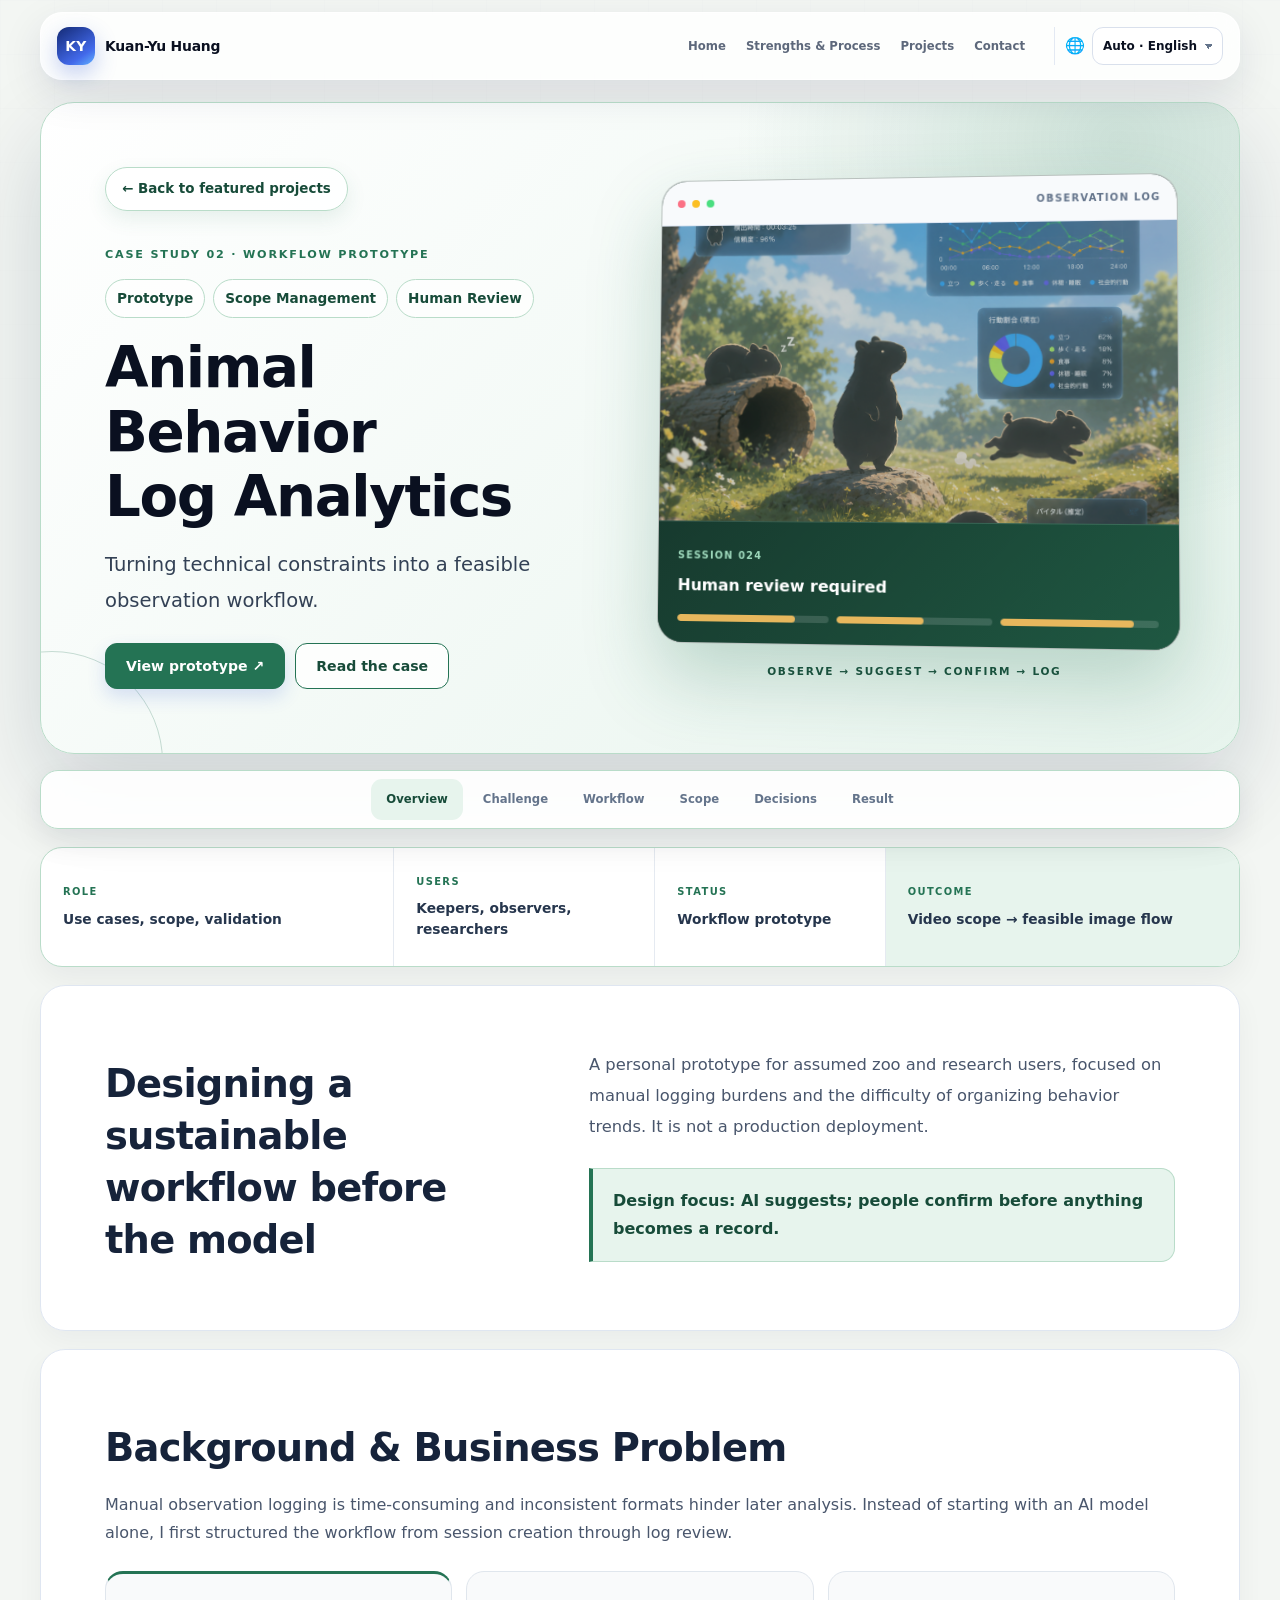
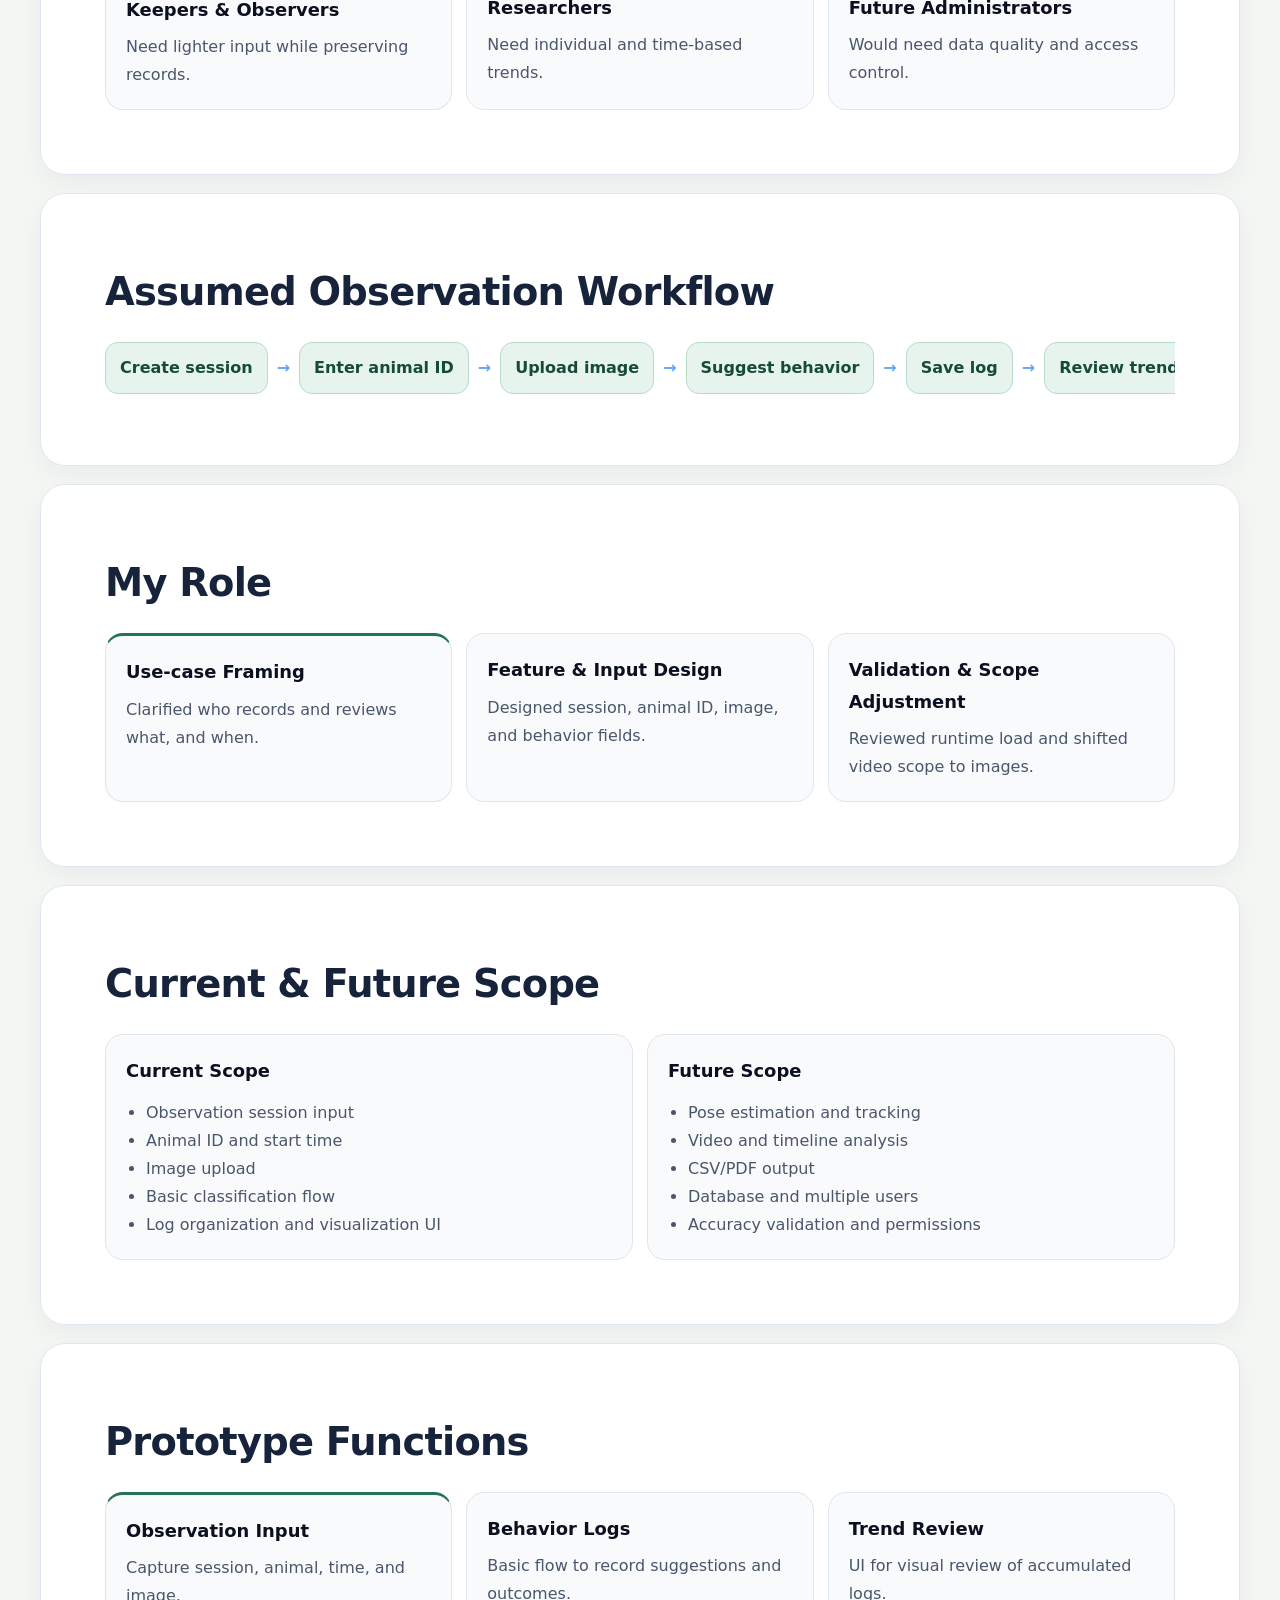
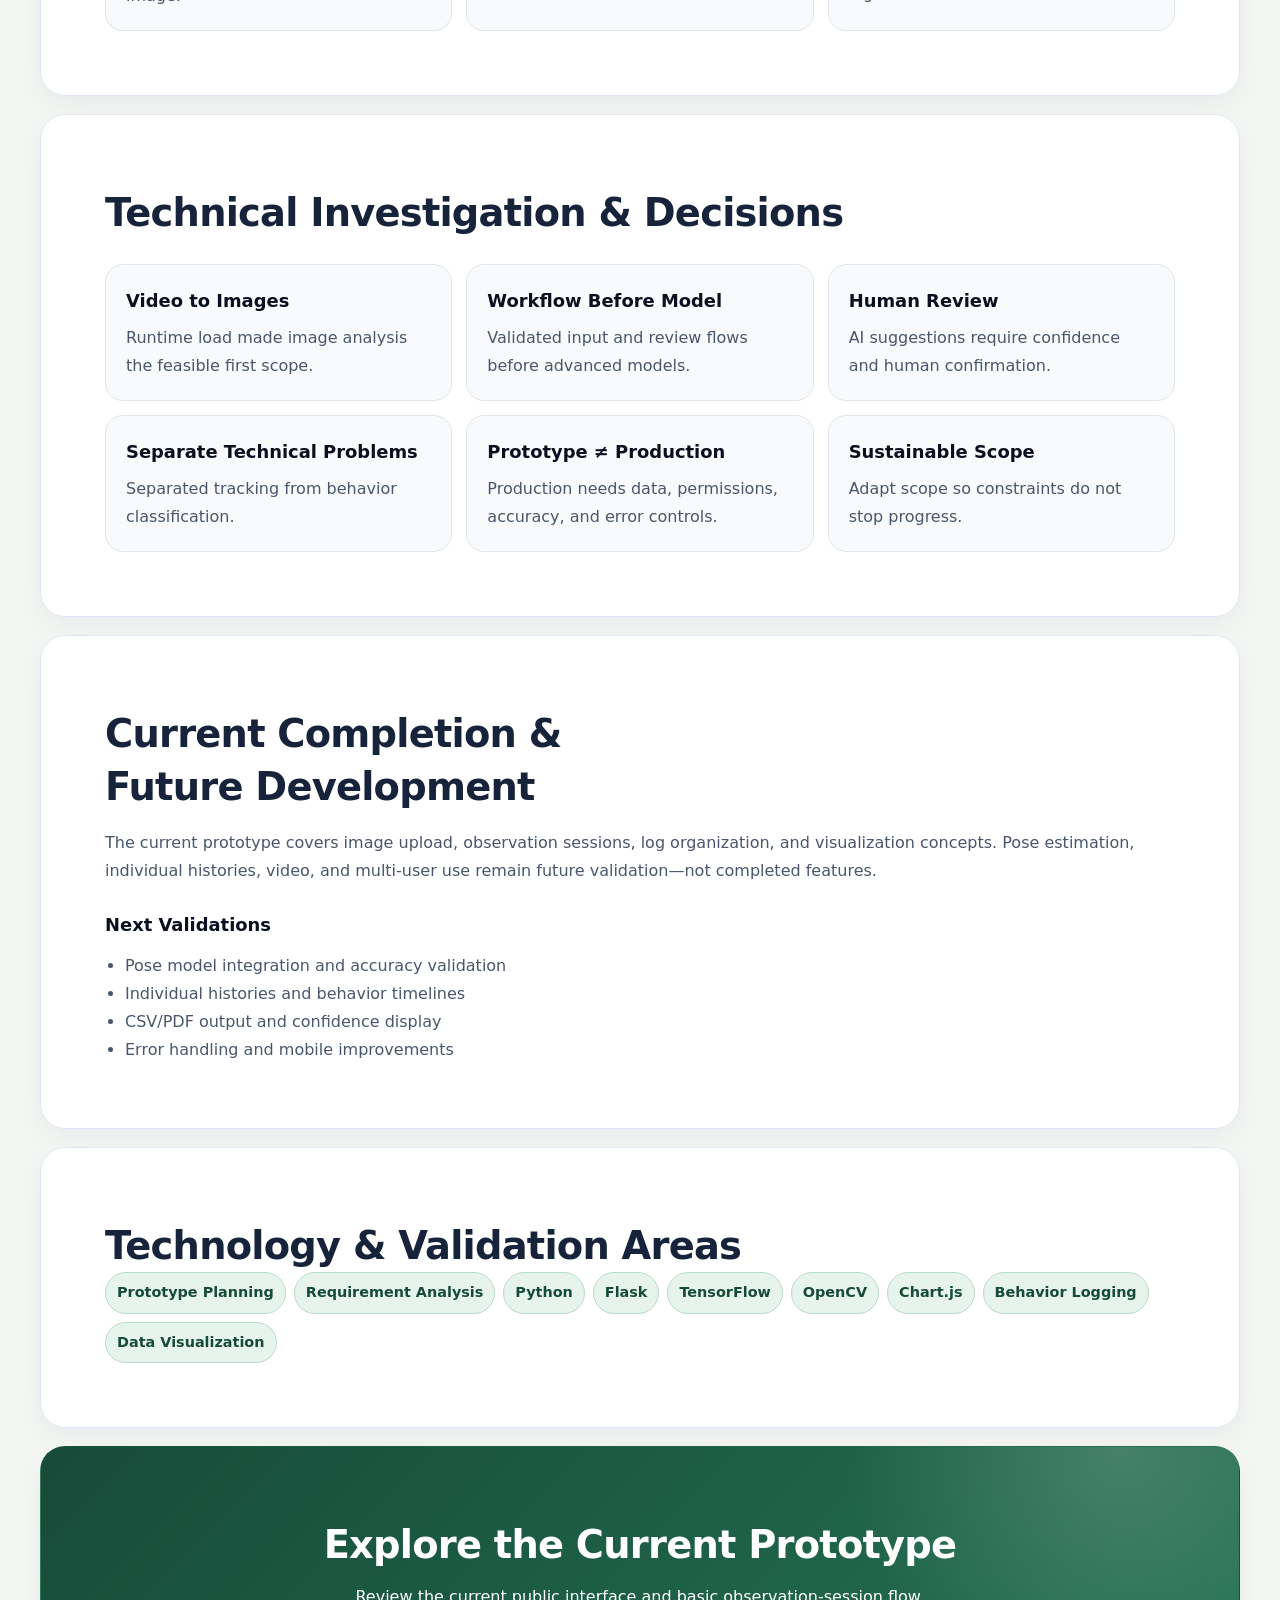
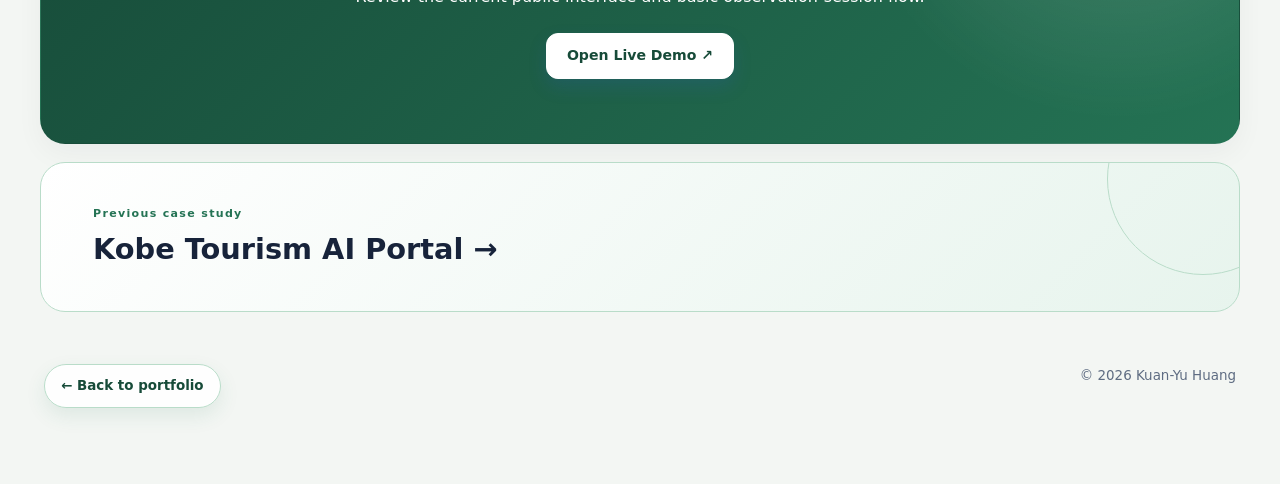
<file: projects/animal-behavior-analytics.html>
<!DOCTYPE html>
<html lang="ja" translate="no" class="notranslate"><head><meta charset="UTF-8">
    <meta name="google" content="notranslate"><meta name="viewport" content="width=device-width, initial-scale=1"><title>動物行動ログ分析・可視化システム｜プロジェクト詳細</title><meta name="description" content="観察業務の流れ、技術制約、現在と将来の範囲を整理した動物行動分析プロトタイプのプロジェクト詳細。"><link rel="canonical" href="https://kuanyu-10.github.io/portfolio-website/projects/animal-behavior-analytics.html"><meta property="og:type" content="article"><meta property="og:title" content="動物行動ログ分析・可視化システム｜Prototype"><meta property="og:description" content="技術制約を踏まえて範囲を調整し、観察業務フローを検証するプロトタイプ。"><link rel="stylesheet" href="../style.css"><script src="../language.js" defer></script><script src="../site.js" defer></script><script src="../back-to-top.js" defer></script></head>
<body class="detail-page case-study animal-case" data-title-ja="動物行動ログ分析・可視化システム｜プロジェクト詳細" data-title-zh="動物行為紀錄分析與視覺化系統｜專案詳情" data-title-en="Animal Behavior Log Analytics | Project Detail" data-description-ja="観察業務の流れ、技術制約、現在と将来の範囲を整理した動物行動分析プロトタイプのプロジェクト詳細。" data-description-zh="整理觀察業務流程、技術限制以及現在與未來範圍的動物行為分析原型專案詳情。" data-description-en="A prototype case study covering observation workflows, technical constraints, and current versus future scope.">
<nav class="site-nav" aria-label="Main navigation"><div class="nav-inner"><a class="nav-brand" href="../index.html"><span>KY</span><strong>Kuan-Yu Huang</strong></a><button class="menu-toggle" type="button" aria-expanded="false" aria-controls="nav-menu"><span class="visually-hidden" data-ja="メニューを開く" data-zh="開啟選單" data-en="Open menu">メニューを開く</span><span aria-hidden="true"></span><span aria-hidden="true"></span><span aria-hidden="true"></span></button><div class="nav-menu" id="nav-menu"><a href="../index.html" data-ja="ホーム" data-zh="首頁" data-en="Home">Home</a><a href="../index.html#strengths" data-ja="強みと進め方" data-zh="優勢與方法" data-en="Strengths &amp; Process">Strengths &amp; Process</a><a href="../index.html#projects" data-ja="プロジェクト" data-zh="專案" data-en="Projects">Projects</a><a href="../index.html#contact" data-ja="お問い合わせ" data-zh="聯絡" data-en="Contact">Contact</a></div><div class="language-control"><label for="language-select" class="visually-hidden" data-ja="表示言語" data-zh="顯示語言" data-en="Display language">表示言語</label><span aria-hidden="true">🌐</span><select id="language-select"><option value="auto">自動</option><option value="zh">中文</option><option value="en">English</option><option value="ja">日本語</option></select></div></div></nav>
<header class="detail-hero case-hero">
    <div class="case-hero-copy">
        <a class="breadcrumb" href="../index.html#projects" data-ja="← 代表プロジェクトへ戻る" data-zh="← 返回代表專案" data-en="← Back to featured projects">← 代表プロジェクトへ戻る</a>
        <p class="case-number">CASE STUDY 02 · WORKFLOW PROTOTYPE</p>
        <div class="detail-badges"><span>Prototype</span><span>Scope Management</span><span>Human Review</span></div>
        <h1 data-ja="動物行動ログ分析・可視化システム" data-zh="動物行為紀錄分析與視覺化系統" data-en="Animal Behavior Log Analytics">動物行動ログ分析・可視化システム</h1>
        <p class="detail-lead" data-ja="技術の制約を、止まる理由ではなく実行可能な観察フローへ。" data-zh="不讓技術限制成為停擺原因，而是轉化為可執行的觀察流程。" data-en="Turning technical constraints into a feasible observation workflow.">技術の制約を、止まる理由ではなく実行可能な観察フローへ。</p>
        <div class="project-actions"><a class="button" href="https://animal-behavior-analytics-2026.web.app/" target="_blank" rel="noopener noreferrer" data-ja="プロトタイプを見る ↗" data-zh="查看原型 ↗" data-en="View prototype ↗">プロトタイプを見る ↗</a><a class="button secondary" href="#story" data-ja="ケースを読む" data-zh="閱讀案例" data-en="Read the case">ケースを読む</a></div>
    </div>
    <div class="case-visual animal-visual">
        <div class="visual-window">
            <div class="window-bar"><i></i><i></i><i></i><span>OBSERVATION LOG</span></div>
            <img src="../images/project4-banner.png" alt="" aria-hidden="true">
            <div class="observation-overlay" aria-hidden="true"><span>SESSION 024</span><strong>Human review required</strong><div><i style="--score:78%"></i><i style="--score:56%"></i><i style="--score:84%"></i></div></div>
        </div>
        <p class="visual-caption">OBSERVE → SUGGEST → CONFIRM → LOG</p>
    </div>
</header>
<main class="detail-main">
<nav class="case-index" aria-label="Case study sections"><a href="#story" data-ja="概要" data-zh="概覽" data-en="Overview">概要</a><a href="#challenge" data-ja="課題" data-zh="挑戰" data-en="Challenge">課題</a><a href="#workflow" data-ja="フロー" data-zh="流程" data-en="Workflow">フロー</a><a href="#scope" data-ja="範囲" data-zh="範圍" data-en="Scope">範囲</a><a href="#decisions" data-ja="判断" data-zh="決策" data-en="Decisions">判断</a><a href="#result" data-ja="成果" data-zh="成果" data-en="Result">成果</a></nav>
<section class="case-glance" aria-label="Project at a glance"><article><span>ROLE</span><strong data-ja="利用場面・範囲・技術検証" data-zh="使用情境、範圍與技術驗證" data-en="Use cases, scope, validation">利用場面・範囲・技術検証</strong></article><article><span>USERS</span><strong data-ja="飼育員・観察者・研究担当" data-zh="飼育員、觀察者與研究人員" data-en="Keepers, observers, researchers">飼育員・観察者・研究担当</strong></article><article><span>STATUS</span><strong data-ja="業務フロー検証 Prototype" data-zh="業務流程驗證原型" data-en="Workflow prototype">業務フロー検証 Prototype</strong></article><article><span>OUTCOME</span><strong data-ja="動画から画像へ実行範囲を調整" data-zh="由影片調整為可執行的圖片分析" data-en="Video scope → feasible image flow">動画から画像へ実行範囲を調整</strong></article></section>
<section class="detail-section story-intro" id="story"><div class="story-heading"><h2 data-ja="モデルより先に、続けられる観察フローを設計" data-zh="在模型之前，先設計能持續使用的觀察流程" data-en="Designing a sustainable workflow before the model">モデルより先に、続けられる観察フローを設計</h2></div><div class="story-copy"><p data-ja="動物園や研究施設の観察担当者を想定し、手作業記録の負担と、個体別・時間帯別傾向を整理しにくい課題に着目した個人制作です。正式導入済みの製品ではありません。" data-zh="以動物園與研究機構觀察人員為假設使用者，聚焦手動紀錄負擔，以及難以整理個體與時段趨勢的問題。這是個人原型，並非正式導入產品。" data-en="A personal prototype for assumed zoo and research users, focused on manual logging burdens and the difficulty of organizing behavior trends. It is not a production deployment.">動物園や研究施設の観察担当者を想定し、手作業記録の負担と、個体別・時間帯別傾向を整理しにくい課題に着目した個人制作です。正式導入済みの製品ではありません。</p><blockquote data-ja="設計の焦点：AIの結果をそのまま採用せず、人が確認して記録へつなげること。" data-zh="設計焦點：不直接採用 AI 結果，而是由人員確認後再寫入紀錄。" data-en="Design focus: AI suggests; people confirm before anything becomes a record.">設計の焦点：AIの結果をそのまま採用せず、人が確認して記録へつなげること。</blockquote></div></section>
<section class="detail-section" id="challenge"><h2 data-ja="背景と業務課題" data-zh="背景與業務問題" data-en="Background & Business Problem">背景と業務課題</h2><p data-ja="観察記録を手作業で続けるには時間がかかり、記録形式が揃わないと後から比較・分析しにくくなります。そこでAIモデルだけを先に作るのではなく、観察セッションからログ確認までの業務フローを先に整理しました。" data-zh="持續以人工紀錄觀察結果耗時，格式不一致也會讓後續比較分析更困難。因此不是先做 AI 模型，而是先整理從觀察場次到紀錄確認的業務流程。" data-en="Manual observation logging is time-consuming and inconsistent formats hinder later analysis. Instead of starting with an AI model alone, I first structured the workflow from session creation through log review.">観察記録を手作業で続けるには時間がかかり、記録形式が揃わないと後から比較・分析しにくくなります。そこでAIモデルだけを先に作るのではなく、観察セッションからログ確認までの業務フローを先に整理しました。</p><div class="stakeholder-grid"><article><h3 data-ja="飼育・観察担当" data-zh="飼育與觀察人員" data-en="Keepers & Observers">飼育・観察担当</h3><p data-ja="入力負担を抑えながら記録を残したい。" data-zh="希望減少輸入負擔並保留紀錄。" data-en="Need lighter input while preserving records.">入力負担を抑えながら記録を残したい。</p></article><article><h3 data-ja="研究担当" data-zh="研究人員" data-en="Researchers">研究担当</h3><p data-ja="個体・時間帯ごとの傾向を確認したい。" data-zh="希望查看個體與時段趨勢。" data-en="Need individual and time-based trends.">個体・時間帯ごとの傾向を確認したい。</p></article><article><h3 data-ja="将来の管理者" data-zh="未來管理者" data-en="Future Administrators">将来の管理者</h3><p data-ja="データ品質と権限を管理する必要がある。" data-zh="需要管理資料品質與權限。" data-en="Would need data quality and access control.">データ品質と権限を管理する必要がある。</p></article></div></section>
<section class="detail-section workflow-section" id="workflow"><h2 data-ja="想定する観察フロー" data-zh="假設觀察流程" data-en="Assumed Observation Workflow">想定する観察フロー</h2><div class="flow-row"><span data-ja="セッション作成" data-zh="建立場次" data-en="Create session">セッション作成</span><b>→</b><span data-ja="個体情報入力" data-zh="輸入個體資料" data-en="Enter animal ID">個体情報入力</span><b>→</b><span data-ja="画像登録" data-zh="登錄圖片" data-en="Upload image">画像登録</span><b>→</b><span data-ja="行動候補判定" data-zh="判斷行為候選" data-en="Suggest behavior">行動候補判定</span><b>→</b><span data-ja="ログ保存" data-zh="儲存紀錄" data-en="Save log">ログ保存</span><b>→</b><span data-ja="傾向確認" data-zh="查看趨勢" data-en="Review trends">傾向確認</span></div></section>
<section class="detail-section"><h2 data-ja="担当した範囲" data-zh="負責範圍" data-en="My Role">担当した範囲</h2><div class="role-grid"><article><h3 data-ja="利用シーン整理" data-zh="使用情境整理" data-en="Use-case Framing">利用シーン整理</h3><p data-ja="誰が、いつ、何を記録・確認するかを整理。" data-zh="整理誰在何時紀錄及確認哪些內容。" data-en="Clarified who records and reviews what, and when.">誰が、いつ、何を記録・確認するかを整理。</p></article><article><h3 data-ja="機能・入力設計" data-zh="功能與輸入設計" data-en="Feature & Input Design">機能・入力設計</h3><p data-ja="セッション、個体ID、画像、行動ログの項目を設計。" data-zh="設計場次、個體 ID、圖片與行為紀錄欄位。" data-en="Designed session, animal ID, image, and behavior fields.">セッション、個体ID、画像、行動ログの項目を設計。</p></article><article><h3 data-ja="技術検証・範囲調整" data-zh="技術驗證與範圍調整" data-en="Validation & Scope Adjustment">技術検証・範囲調整</h3><p data-ja="環境負荷を確認し、動画から画像分析へ調整。" data-zh="確認環境負荷，從影片分析調整為圖片分析。" data-en="Reviewed runtime load and shifted video scope to images.">環境負荷を確認し、動画から画像分析へ調整。</p></article></div></section>
<section class="detail-section" id="scope"><h2 data-ja="現在と将来の範囲" data-zh="現在與未來範圍" data-en="Current & Future Scope">現在と将来の範囲</h2><div class="scope-grid"><article><h3 data-ja="現在の範囲" data-zh="目前範圍" data-en="Current Scope">現在の範囲</h3><ul class="detail-list"><li data-ja="観察セッション入力" data-zh="觀察場次輸入" data-en="Observation session input">観察セッション入力</li><li data-ja="個体ID・開始時間" data-zh="個體 ID 與開始時間" data-en="Animal ID and start time">個体ID・開始時間</li><li data-ja="画像登録" data-zh="圖片登錄" data-en="Image upload">画像登録</li><li data-ja="行動分類の基本フロー" data-zh="基本行為分類流程" data-en="Basic classification flow">行動分類の基本フロー</li><li data-ja="ログ整理・可視化UI" data-zh="紀錄整理與視覺化 UI" data-en="Log organization and visualization UI">ログ整理・可視化UI</li></ul></article><article><h3 data-ja="将来の範囲" data-zh="未來範圍" data-en="Future Scope">将来の範囲</h3><ul class="detail-list"><li data-ja="姿勢推定モデル・個体追跡" data-zh="姿勢估計模型與個體追蹤" data-en="Pose estimation and tracking">姿勢推定モデル・個体追跡</li><li data-ja="動画・時間軸分析" data-zh="影片與時間軸分析" data-en="Video and timeline analysis">動画・時間軸分析</li><li data-ja="CSV／PDF出力" data-zh="CSV／PDF 輸出" data-en="CSV/PDF output">CSV／PDF出力</li><li data-ja="データベース・複数担当者" data-zh="資料庫與多使用者" data-en="Database and multiple users">データベース・複数担当者</li><li data-ja="精度検証・権限管理" data-zh="精度驗證與權限管理" data-en="Accuracy validation and permissions">精度検証・権限管理</li></ul></article></div></section>
<section class="detail-section"><h2 data-ja="プロトタイプ機能" data-zh="原型功能" data-en="Prototype Functions">プロトタイプ機能</h2><div class="function-grid"><article><h3 data-ja="観察入力" data-zh="觀察輸入" data-en="Observation Input">観察入力</h3><p data-ja="セッション、個体、時間、画像をまとめて入力。" data-zh="集中輸入場次、個體、時間與圖片。" data-en="Capture session, animal, time, and image.">セッション、個体、時間、画像をまとめて入力。</p></article><article><h3 data-ja="行動ログ" data-zh="行為紀錄" data-en="Behavior Logs">行動ログ</h3><p data-ja="判定候補と観察結果を記録する基本フロー。" data-zh="紀錄判斷候選與觀察結果的基本流程。" data-en="Basic flow to record suggestions and outcomes.">判定候補と観察結果を記録する基本フロー。</p></article><article><h3 data-ja="傾向確認" data-zh="趨勢確認" data-en="Trend Review">傾向確認</h3><p data-ja="蓄積したログを視覚的に確認するUI。" data-zh="以視覺方式查看累積紀錄。" data-en="UI for visual review of accumulated logs.">蓄積したログを視覚的に確認するUI。</p></article></div></section>
<section class="detail-section" id="decisions"><h2 data-ja="技術調査と取捨選択" data-zh="技術調查與取捨" data-en="Technical Investigation & Decisions">技術調査と取捨選択</h2><div class="decision-grid"><article><h3 data-ja="動画から画像へ" data-zh="由影片改為圖片" data-en="Video to Images">動画から画像へ</h3><p data-ja="動画解析は実行環境の負荷が高いため、画像版へ範囲を調整。" data-zh="影片分析負荷高，因此調整為圖片分析。" data-en="Runtime load made image analysis the feasible first scope.">動画解析は実行環境の負荷が高いため、画像版へ範囲を調整。</p></article><article><h3 data-ja="モデルよりフローを先に" data-zh="流程優先於模型" data-en="Workflow Before Model">モデルよりフローを先に</h3><p data-ja="高精度モデル導入前に、入力・確認・記録フローを検証。" data-zh="在導入高精度模型前先驗證輸入、確認與紀錄流程。" data-en="Validated input and review flows before advanced models.">高精度モデル導入前に、入力・確認・記録フローを検証。</p></article><article><h3 data-ja="人による確認" data-zh="人工確認" data-en="Human Review">人による確認</h3><p data-ja="AI判定は信頼度表示と担当者確認が必要と整理。" data-zh="AI 判定仍需要信賴度與人員確認。" data-en="AI suggestions require confidence and human confirmation.">AI判定は信頼度表示と担当者確認が必要と整理。</p></article><article><h3 data-ja="課題を分離" data-zh="拆分技術問題" data-en="Separate Technical Problems">課題を分離</h3><p data-ja="個体追跡と行動分類を別の技術課題として整理。" data-zh="將個體追蹤與行為分類視為不同問題。" data-en="Separated tracking from behavior classification.">個体追跡と行動分類を別の技術課題として整理。</p></article><article><h3>Prototype ≠ Production</h3><p data-ja="実運用にはDB、権限、精度、エラー処理が必要。" data-zh="正式運用仍需資料庫、權限、精度與錯誤處理。" data-en="Production needs data, permissions, accuracy, and error controls.">実運用にはDB、権限、精度、エラー処理が必要。</p></article><article><h3 data-ja="継続可能な範囲" data-zh="可持續範圍" data-en="Sustainable Scope">継続可能な範囲</h3><p data-ja="制約を計画へ反映し、プロジェクト停止を避ける。" data-zh="將限制反映到計畫，避免專案停擺。" data-en="Adapt scope so constraints do not stop progress.">制約を計画へ反映し、プロジェクト停止を避ける。</p></article></div></section>
<section class="detail-section" id="result"><h2 data-ja="現在の完成範囲と今後" data-zh="目前完成範圍與後續" data-en="Current Completion & Future Development">現在の完成範囲と今後</h2><p data-ja="現在は、観察画像の登録、観察セッション管理、行動ログ整理・可視化を想定したプロトタイプです。姿勢推定モデル、個体別履歴、動画解析、複数担当者利用は今後の検証範囲であり、完成済みとはしていません。" data-zh="目前為觀察圖片登錄、場次管理、行為紀錄整理與視覺化的原型。姿勢估計、個體履歷、影片分析及多使用者仍是未來驗證範圍，尚未完成。" data-en="The current prototype covers image upload, observation sessions, log organization, and visualization concepts. Pose estimation, individual histories, video, and multi-user use remain future validation—not completed features.">現在は、観察画像の登録、観察セッション管理、行動ログ整理・可視化を想定したプロトタイプです。姿勢推定モデル、個体別履歴、動画解析、複数担当者利用は今後の検証範囲であり、完成済みとはしていません。</p><h3 data-ja="次に検証したいこと" data-zh="下一步驗證" data-en="Next Validations">次に検証したいこと</h3><ul class="detail-list"><li data-ja="実際の姿勢推定モデルとの連携と精度検証" data-zh="串接姿勢估計模型與精度驗證" data-en="Pose model integration and accuracy validation">実際の姿勢推定モデルとの連携と精度検証</li><li data-ja="個体別履歴と行動時間軸" data-zh="個體履歷與行為時間軸" data-en="Individual histories and behavior timelines">個体別履歴と行動時間軸</li><li data-ja="CSV／PDF出力と信頼度表示" data-zh="CSV／PDF 輸出與信賴度顯示" data-en="CSV/PDF output and confidence display">CSV／PDF出力と信頼度表示</li><li data-ja="エラー処理とスマートフォン表示" data-zh="錯誤處理與手機顯示" data-en="Error handling and mobile improvements">エラー処理とスマートフォン表示</li></ul></section>
<section class="detail-section"><h2 data-ja="技術理解と検証対象" data-zh="技術理解與驗證對象" data-en="Technology & Validation Areas">技術理解と検証対象</h2><div class="tag-list"><span>Prototype Planning</span><span>Requirement Analysis</span><span>Python</span><span>Flask</span><span>TensorFlow</span><span>OpenCV</span><span>Chart.js</span><span>Behavior Logging</span><span>Data Visualization</span></div></section>
<section class="detail-section detail-cta"><h2 data-ja="現在のプロトタイプを見る" data-zh="查看目前原型" data-en="Explore the Current Prototype">現在のプロトタイプを見る</h2><p data-ja="現在公開している画面と観察セッションの基本フローを確認できます。" data-zh="可查看目前公開畫面與觀察場次的基本流程。" data-en="Review the current public interface and basic observation-session flow.">現在公開している画面と観察セッションの基本フローを確認できます。</p><a class="button" href="https://animal-behavior-analytics-2026.web.app/" target="_blank" rel="noopener noreferrer">Open Live Demo ↗</a></section>
<a class="next-case" href="kobe-tourism-portal.html"><span data-ja="前のケーススタディ" data-zh="上一個案例" data-en="Previous case study">前のケーススタディ</span><strong data-ja="神戸観光 AI ポータル →" data-zh="神戶觀光 AI 入口網站 →" data-en="Kobe Tourism AI Portal →">神戸観光 AI ポータル →</strong></a></main><footer class="site-footer"><a href="../index.html#projects" data-ja="← ポートフォリオへ戻る" data-zh="← 返回作品集" data-en="← Back to portfolio">← ポートフォリオへ戻る</a><span>© 2026 Kuan-Yu Huang</span></footer><button id="back-to-top" class="back-to-top" type="button" aria-label="ページ上部へ戻る" aria-hidden="true" tabindex="-1"><span aria-hidden="true">↑</span></button></body></html>
</file>
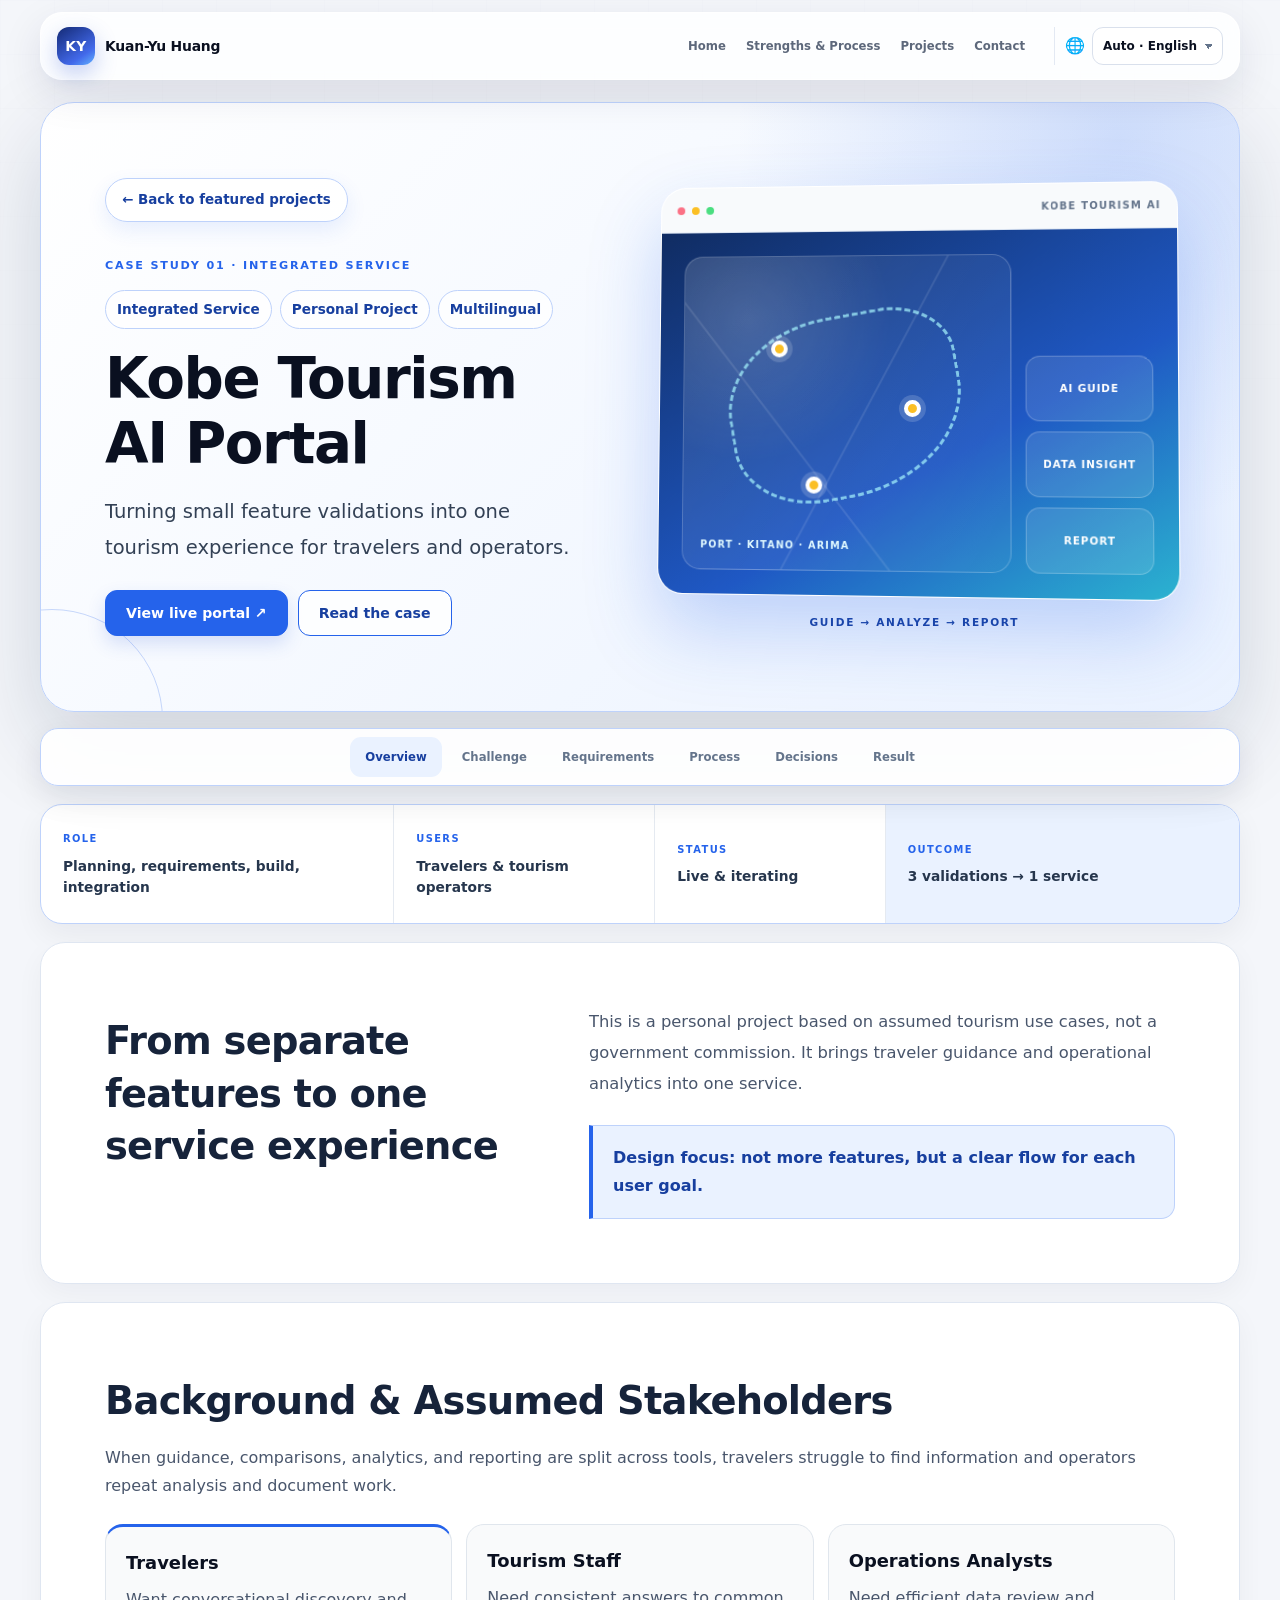
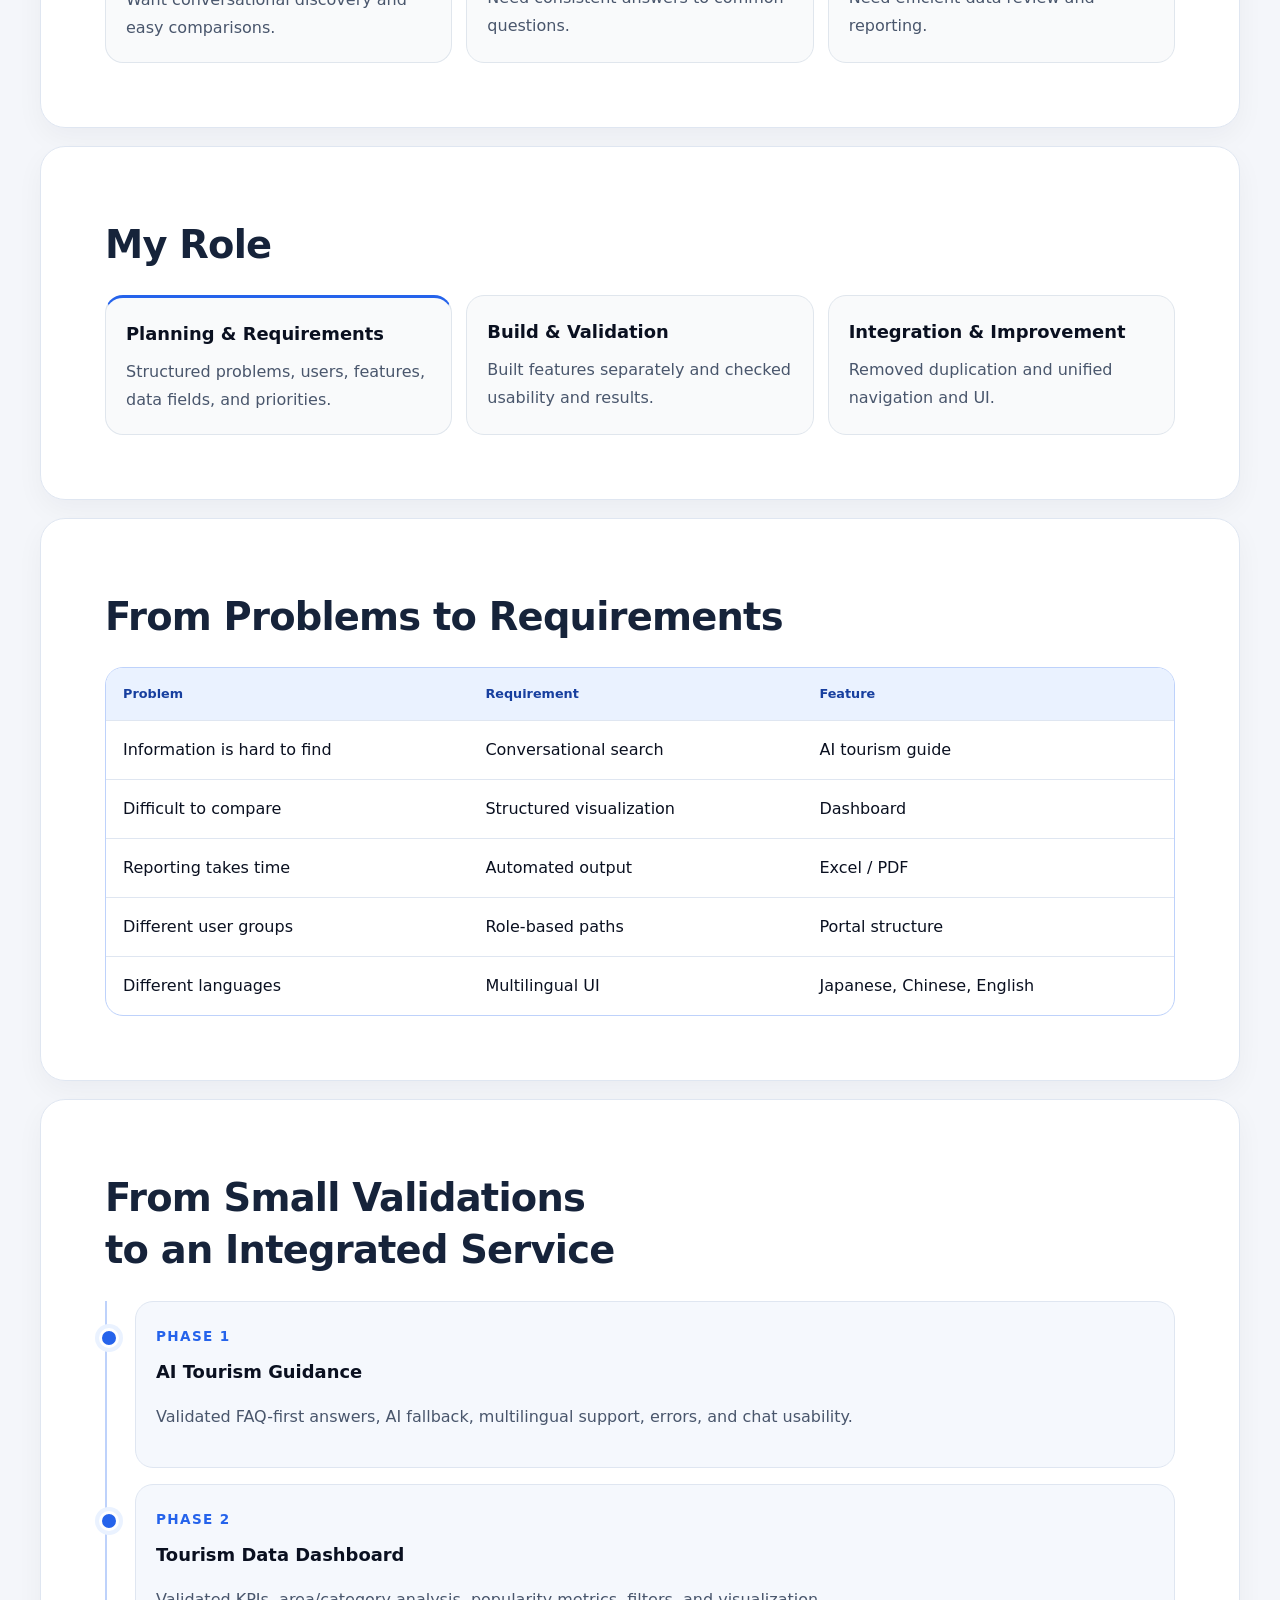
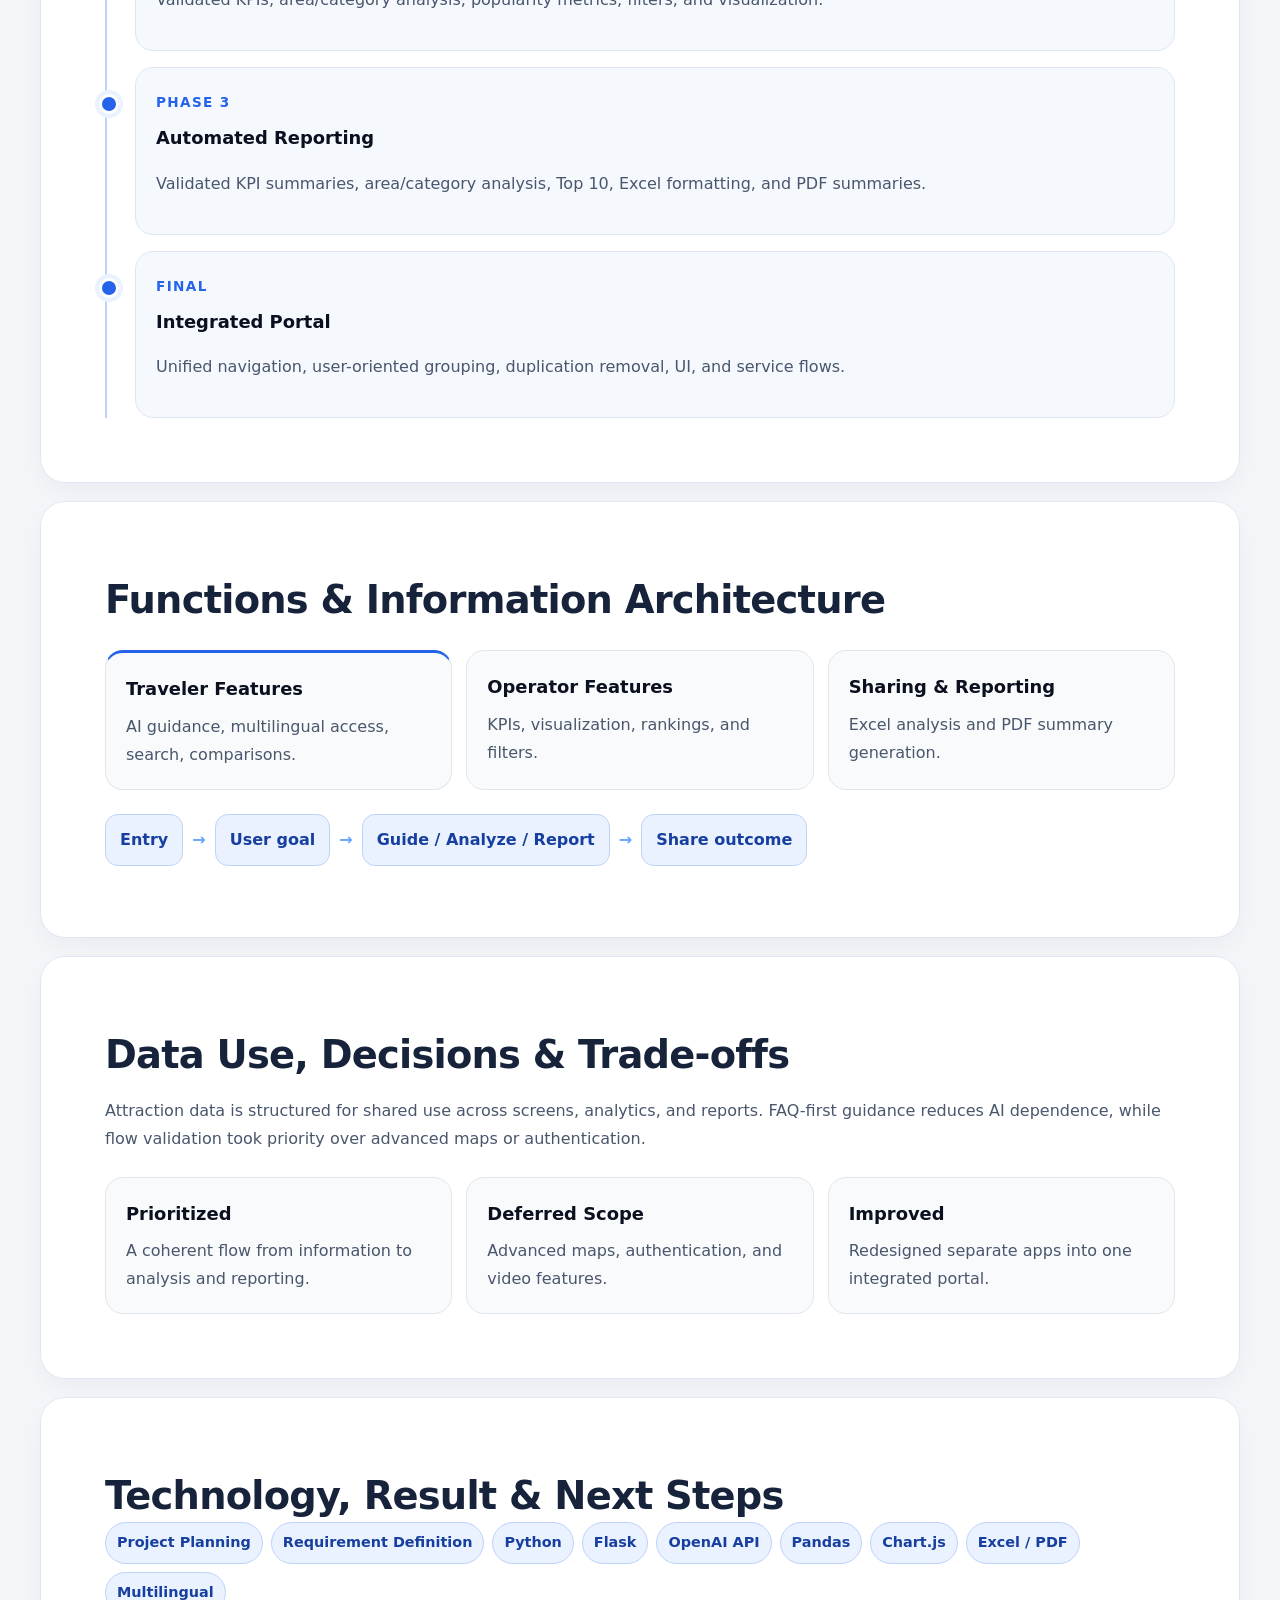
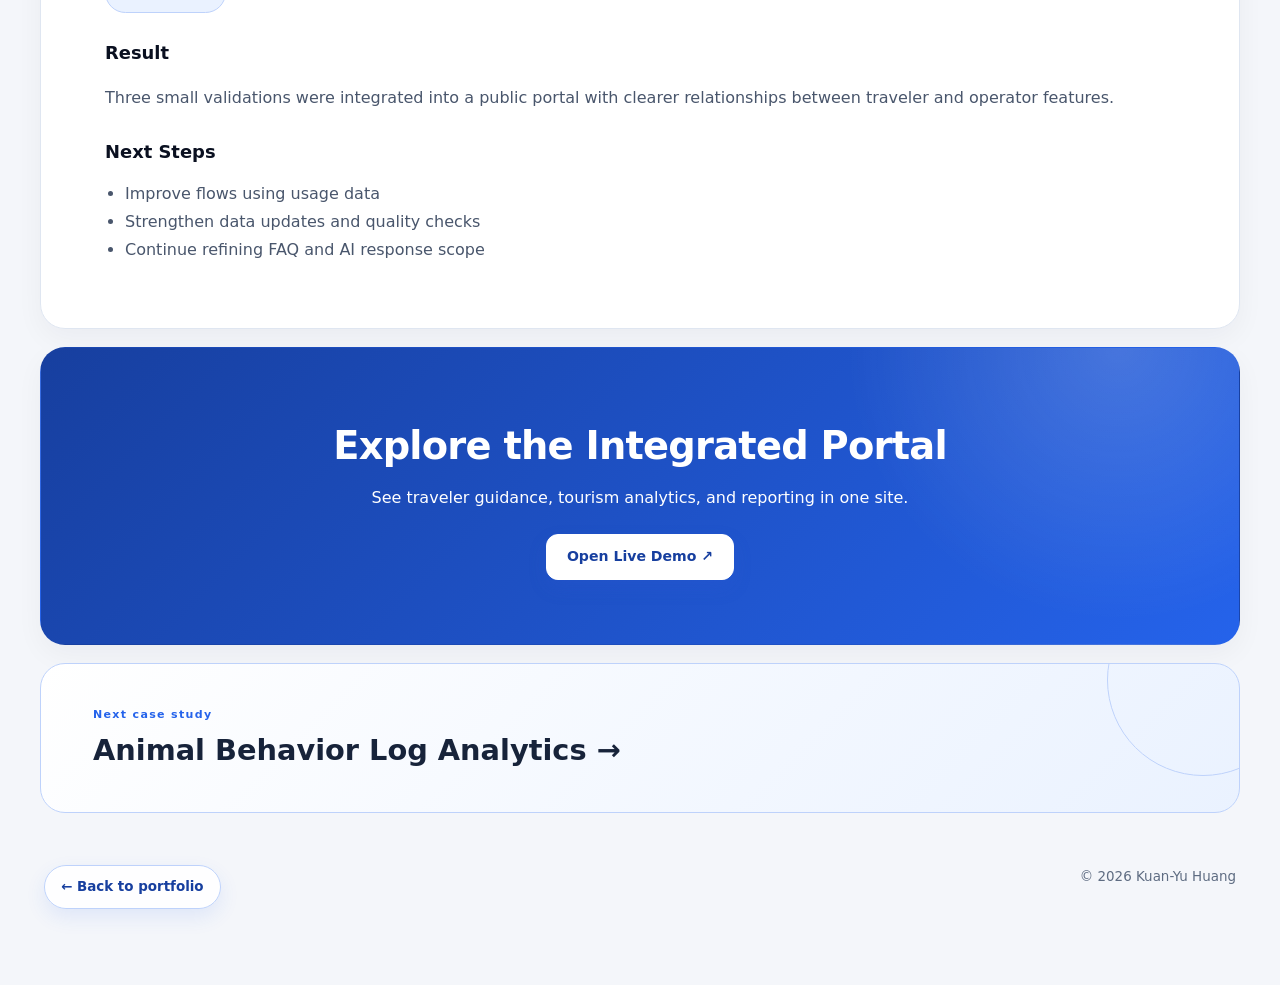
<file: projects/kobe-tourism-portal.html>
<!DOCTYPE html>
<html lang="ja" translate="no" class="notranslate">
<head>
    <meta charset="UTF-8">
    <meta name="google" content="notranslate"><meta name="viewport" content="width=device-width, initial-scale=1">
    <title>神戸観光 AI ポータル｜プロジェクト詳細</title>
    <meta name="description" content="観光案内、データ分析、Excel・PDFレポートを段階的に開発・統合した神戸観光 AI ポータルのプロジェクト詳細。">
    <link rel="canonical" href="https://kuanyu-10.github.io/portfolio-website/projects/kobe-tourism-portal.html">
    <meta property="og:type" content="article"><meta property="og:title" content="神戸観光 AI ポータル｜プロジェクト詳細"><meta property="og:description" content="小さな機能検証から統合サービスへ発展させたプロジェクトの企画・要件・開発プロセス。">
    <link rel="stylesheet" href="../style.css"><script src="../language.js" defer></script><script src="../site.js" defer></script><script src="../back-to-top.js" defer></script>
</head>
<body class="detail-page case-study kobe-case" data-title-ja="神戸観光 AI ポータル｜プロジェクト詳細" data-title-zh="神戶觀光 AI 入口網站｜專案詳情" data-title-en="Kobe Tourism AI Portal | Project Detail" data-description-ja="観光案内、データ分析、Excel・PDFレポートを段階的に開発・統合した神戸観光 AI ポータルのプロジェクト詳細。" data-description-zh="分階段開發並整合觀光導覽、資料分析與 Excel／PDF 報告的神戶觀光 AI 入口網站專案詳情。" data-description-en="Project detail for a phased tourism portal integrating AI guidance, analytics, and Excel/PDF reporting.">
<nav class="site-nav" aria-label="Main navigation"><div class="nav-inner"><a class="nav-brand" href="../index.html"><span>KY</span><strong>Kuan-Yu Huang</strong></a><button class="menu-toggle" type="button" aria-expanded="false" aria-controls="nav-menu"><span class="visually-hidden" data-ja="メニューを開く" data-zh="開啟選單" data-en="Open menu">メニューを開く</span><span aria-hidden="true"></span><span aria-hidden="true"></span><span aria-hidden="true"></span></button><div class="nav-menu" id="nav-menu"><a href="../index.html" data-ja="ホーム" data-zh="首頁" data-en="Home">Home</a><a href="../index.html#strengths" data-ja="強みと進め方" data-zh="優勢與方法" data-en="Strengths &amp; Process">Strengths &amp; Process</a><a href="../index.html#projects" data-ja="プロジェクト" data-zh="專案" data-en="Projects">Projects</a><a href="../index.html#contact" data-ja="お問い合わせ" data-zh="聯絡" data-en="Contact">Contact</a></div><div class="language-control"><label for="language-select" class="visually-hidden" data-ja="表示言語" data-zh="顯示語言" data-en="Display language">表示言語</label><span aria-hidden="true">🌐</span><select id="language-select"><option value="auto">自動</option><option value="zh">中文</option><option value="en">English</option><option value="ja">日本語</option></select></div></div></nav>
<header class="detail-hero case-hero">
    <div class="case-hero-copy">
        <a class="breadcrumb" href="../index.html#projects" data-ja="← 代表プロジェクトへ戻る" data-zh="← 返回代表專案" data-en="← Back to featured projects">← 代表プロジェクトへ戻る</a>
        <p class="case-number">CASE STUDY 01 · INTEGRATED SERVICE</p>
        <div class="detail-badges"><span>Integrated Service</span><span>Personal Project</span><span>Multilingual</span></div>
        <h1 data-ja="神戸観光 AI ポータル" data-zh="神戶觀光 AI 入口網站" data-en="Kobe Tourism AI Portal">神戸観光 AI ポータル</h1>
        <p class="detail-lead" data-ja="小さな機能検証を、旅行者と運営担当者が使える一つの観光体験へ。" data-zh="將小型功能驗證，整合為旅客與營運人員都能使用的完整觀光體驗。" data-en="Turning small feature validations into one tourism experience for travelers and operators.">小さな機能検証を、旅行者と運営担当者が使える一つの観光体験へ。</p>
        <div class="project-actions"><a class="button" href="https://kobe-tourism-portal-2026.web.app/" target="_blank" rel="noopener noreferrer" data-ja="公開版を見る ↗" data-zh="查看公開版本 ↗" data-en="View live portal ↗">公開版を見る ↗</a><a class="button secondary" href="#story" data-ja="ケースを読む" data-zh="閱讀案例" data-en="Read the case">ケースを読む</a></div>
    </div>
    <div class="case-visual kobe-visual" aria-hidden="true">
        <div class="visual-window">
            <div class="window-bar"><i></i><i></i><i></i><span>KOBE TOURISM AI</span></div>
            <div class="kobe-dashboard">
                <div class="kobe-map"><span class="map-route"></span><b class="map-pin pin-one"></b><b class="map-pin pin-two"></b><b class="map-pin pin-three"></b><small>PORT · KITANO · ARIMA</small></div>
                <div class="kobe-modules"><span>AI GUIDE</span><span>DATA INSIGHT</span><span>REPORT</span></div>
            </div>
        </div>
        <p class="visual-caption">GUIDE → ANALYZE → REPORT</p>
    </div>
</header>
<main class="detail-main">
<nav class="case-index" aria-label="Case study sections"><a href="#story" data-ja="概要" data-zh="概覽" data-en="Overview">概要</a><a href="#challenge" data-ja="課題" data-zh="挑戰" data-en="Challenge">課題</a><a href="#requirements" data-ja="要件" data-zh="需求" data-en="Requirements">要件</a><a href="#process" data-ja="プロセス" data-zh="過程" data-en="Process">プロセス</a><a href="#decisions" data-ja="判断" data-zh="決策" data-en="Decisions">判断</a><a href="#result" data-ja="成果" data-zh="成果" data-en="Result">成果</a></nav>
<section class="case-glance" aria-label="Project at a glance"><article><span>ROLE</span><strong data-ja="企画・要件・開発・統合" data-zh="企劃、需求、開發與整合" data-en="Planning, requirements, build, integration">企画・要件・開発・統合</strong></article><article><span>USERS</span><strong data-ja="旅行者・観光運営担当者" data-zh="旅客與觀光營運人員" data-en="Travelers & tourism operators">旅行者・観光運営担当者</strong></article><article><span>STATUS</span><strong data-ja="公開・継続改善中" data-zh="已公開並持續改善" data-en="Live & iterating">公開・継続改善中</strong></article><article><span>OUTCOME</span><strong data-ja="3つの検証を1つに統合" data-zh="將 3 項驗證整合為 1 個服務" data-en="3 validations → 1 service">3つの検証を1つに統合</strong></article></section>
<section class="detail-section story-intro" id="story"><div class="story-heading"><h2 data-ja="分かれた機能を、一つのサービス体験へ" data-zh="將分散功能整合為單一服務體驗" data-en="From separate features to one service experience">分かれた機能を、一つのサービス体験へ</h2></div><div class="story-copy"><p data-ja="個人制作として、神戸観光を題材に旅行者向け案内と運営向け分析を一つのサービスにまとめました。自治体からの委託ではなく、想定利用シーンに基づく企画・開発です。" data-zh="這是以神戶觀光為題材的個人專案，將旅客導覽與營運分析整合為單一服務，並非政府委託，而是依假設使用情境進行企劃與開發。" data-en="This is a personal project based on assumed tourism use cases, not a government commission. It brings traveler guidance and operational analytics into one service.">個人制作として、神戸観光を題材に旅行者向け案内と運営向け分析を一つのサービスにまとめました。自治体からの委託ではなく、想定利用シーンに基づく企画・開発です。</p><blockquote data-ja="設計の焦点：機能を増やすことではなく、利用目的ごとに迷わず使える流れをつくること。" data-zh="設計焦點：不是增加更多功能，而是依使用目的建立不迷路的操作流程。" data-en="Design focus: not more features, but a clear flow for each user goal.">設計の焦点：機能を増やすことではなく、利用目的ごとに迷わず使える流れをつくること。</blockquote></div></section>
<section class="detail-section" id="challenge"><h2 data-ja="背景と想定利用者" data-zh="背景與假設使用者" data-en="Background & Assumed Stakeholders">背景と想定利用者</h2><p data-ja="観光案内、スポット比較、データ確認、報告資料作成が別々の手段に分かれると、旅行者は情報を探しにくく、運営担当者は分析と資料作成を繰り返す必要があります。" data-zh="當觀光導覽、景點比較、資料確認及報告製作分散在不同工具時，旅客難以找資訊，營運人員也需重複分析與製作資料。" data-en="When guidance, comparisons, analytics, and reporting are split across tools, travelers struggle to find information and operators repeat analysis and document work.">観光案内、スポット比較、データ確認、報告資料作成が別々の手段に分かれると、旅行者は情報を探しにくく、運営担当者は分析と資料作成を繰り返す必要があります。</p><div class="stakeholder-grid"><article><h3 data-ja="旅行者" data-zh="旅客" data-en="Travelers">旅行者</h3><p data-ja="会話形式で情報を探し、スポットを比較したい。" data-zh="希望以對話搜尋資訊並比較景點。" data-en="Want conversational discovery and easy comparisons.">会話形式で情報を探し、スポットを比較したい。</p></article><article><h3 data-ja="観光案内担当者" data-zh="觀光服務人員" data-en="Tourism Staff">観光案内担当者</h3><p data-ja="よくある質問へ一貫した案内を行いたい。" data-zh="希望對常見問題提供一致回答。" data-en="Need consistent answers to common questions.">よくある質問へ一貫した案内を行いたい。</p></article><article><h3 data-ja="運営・分析担当者" data-zh="營運與分析人員" data-en="Operations Analysts">運営・分析担当者</h3><p data-ja="データ確認と報告作成を効率化したい。" data-zh="希望提升資料確認與報告製作效率。" data-en="Need efficient data review and reporting.">データ確認と報告作成を効率化したい。</p></article></div></section>
<section class="detail-section"><h2 data-ja="担当した範囲" data-zh="負責範圍" data-en="My Role">担当した範囲</h2><div class="role-grid"><article><h3 data-ja="企画・要件" data-zh="企劃與需求" data-en="Planning & Requirements">企画・要件</h3><p data-ja="課題、利用者、必要機能、データ項目、優先順位を整理。" data-zh="整理問題、使用者、必要功能、資料欄位與優先順序。" data-en="Structured problems, users, features, data fields, and priorities.">課題、利用者、必要機能、データ項目、優先順位を整理。</p></article><article><h3 data-ja="開発・検証" data-zh="開發與驗證" data-en="Build & Validation">開発・検証</h3><p data-ja="機能を分けて開発し、操作性と処理結果を確認。" data-zh="分拆功能開發，確認操作性與處理結果。" data-en="Built features separately and checked usability and results.">機能を分けて開発し、操作性と処理結果を確認。</p></article><article><h3 data-ja="統合・改善" data-zh="整合與改善" data-en="Integration & Improvement">統合・改善</h3><p data-ja="重複を整理し、共通導線と一貫したUIへ統合。" data-zh="整理重複功能，整合共同導覽與一致 UI。" data-en="Removed duplication and unified navigation and UI.">重複を整理し、共通導線と一貫したUIへ統合。</p></article></div></section>
<section class="detail-section" id="requirements"><h2 data-ja="課題から機能への整理" data-zh="從問題整理到功能" data-en="From Problems to Requirements">課題から機能への整理</h2><div class="requirement-table-wrap"><table class="requirement-table"><thead><tr><th data-ja="課題" data-zh="問題" data-en="Problem">課題</th><th data-ja="要件" data-zh="需求" data-en="Requirement">要件</th><th data-ja="対応機能" data-zh="對應功能" data-en="Feature">対応機能</th></tr></thead><tbody><tr><td data-ja="情報を探しにくい" data-zh="資訊難找" data-en="Information is hard to find">情報を探しにくい</td><td data-ja="会話形式で検索" data-zh="對話式搜尋" data-en="Conversational search">会話形式で検索</td><td data-ja="AI観光案内" data-zh="AI 觀光導覽" data-en="AI tourism guide">AI観光案内</td></tr><tr><td data-ja="比較しにくい" data-zh="難以比較" data-en="Difficult to compare">比較しにくい</td><td data-ja="データを整理・可視化" data-zh="整理與視覺化資料" data-en="Structured visualization">データを整理・可視化</td><td data-ja="ダッシュボード" data-zh="儀表板" data-en="Dashboard">ダッシュボード</td></tr><tr><td data-ja="報告作成に時間がかかる" data-zh="製作報告耗時" data-en="Reporting takes time">報告作成に時間がかかる</td><td data-ja="自動出力" data-zh="自動輸出" data-en="Automated output">自動出力</td><td>Excel / PDF</td></tr><tr><td data-ja="利用者が異なる" data-zh="使用者不同" data-en="Different user groups">利用者が異なる</td><td data-ja="機能別導線" data-zh="依功能規劃動線" data-en="Role-based paths">機能別導線</td><td data-ja="ポータル構成" data-zh="入口網站架構" data-en="Portal structure">ポータル構成</td></tr><tr><td data-ja="言語が異なる" data-zh="語言不同" data-en="Different languages">言語が異なる</td><td data-ja="多言語UI" data-zh="多語 UI" data-en="Multilingual UI">多言語UI</td><td data-ja="日本語・中国語・英語" data-zh="日文・中文・英文" data-en="Japanese, Chinese, English">日本語・中国語・英語</td></tr></tbody></table></div></section>
<section class="detail-section" id="process"><h2 data-ja="小さな検証から統合サービスへ" data-zh="從小型驗證到整合服務" data-en="From Small Validations to an Integrated Service">小さな検証から統合サービスへ</h2><div class="phase-list"><article class="phase"><span class="phase-label">PHASE 1</span><h3 data-ja="AI観光案内" data-zh="AI 觀光導覽" data-en="AI Tourism Guidance">AI観光案内</h3><p data-ja="FAQ優先回答、AI fallback、多言語、エラー処理、チャット操作性を検証。" data-zh="驗證 FAQ 優先回答、AI 備援、多語、錯誤處理及聊天操作性。" data-en="Validated FAQ-first answers, AI fallback, multilingual support, errors, and chat usability.">FAQ優先回答、AI fallback、多言語、エラー処理、チャット操作性を検証。</p></article><article class="phase"><span class="phase-label">PHASE 2</span><h3 data-ja="観光データダッシュボード" data-zh="觀光資料儀表板" data-en="Tourism Data Dashboard">観光データダッシュボード</h3><p data-ja="KPI、エリア・カテゴリ分析、人気度指標、フィルター、可視化を検証。" data-zh="驗證 KPI、地區與類別分析、人氣指標、篩選及視覺化。" data-en="Validated KPIs, area/category analysis, popularity metrics, filters, and visualization.">KPI、エリア・カテゴリ分析、人気度指標、フィルター、可視化を検証。</p></article><article class="phase"><span class="phase-label">PHASE 3</span><h3 data-ja="レポート自動生成" data-zh="報告自動產生" data-en="Automated Reporting">レポート自動生成</h3><p data-ja="KPI summary、地域・カテゴリ分析、Top 10、Excel整形、PDF要約を検証。" data-zh="驗證 KPI 摘要、地區與類別分析、Top 10、Excel 格式與 PDF 摘要。" data-en="Validated KPI summaries, area/category analysis, Top 10, Excel formatting, and PDF summaries.">KPI summary、地域・カテゴリ分析、Top 10、Excel整形、PDF要約を検証。</p></article><article class="phase"><span class="phase-label">FINAL</span><h3 data-ja="統合ポータル" data-zh="整合入口網站" data-en="Integrated Portal">統合ポータル</h3><p data-ja="共通ナビゲーション、利用者別分類、重複整理、一貫したUIと導線を設計。" data-zh="設計共同導覽、依使用者分類、去除重複，以及一致的 UI 與流程。" data-en="Unified navigation, user-oriented grouping, duplication removal, UI, and service flows.">共通ナビゲーション、利用者別分類、重複整理、一貫したUIと導線を設計。</p></article></div></section>
<section class="detail-section"><h2 data-ja="主な機能と情報構造" data-zh="主要功能與資訊架構" data-en="Functions & Information Architecture">主な機能と情報構造</h2><div class="function-grid"><article><h3 data-ja="旅行者向け" data-zh="旅客功能" data-en="Traveler Features">旅行者向け</h3><p data-ja="AI案内、多言語、スポット検索・比較。" data-zh="AI 導覽、多語、景點搜尋與比較。" data-en="AI guidance, multilingual access, search, comparisons.">AI案内、多言語、スポット検索・比較。</p></article><article><h3 data-ja="運営向け" data-zh="營運功能" data-en="Operator Features">運営向け</h3><p data-ja="KPI、可視化、ランキング、フィルター。" data-zh="KPI、視覺化、排名與篩選。" data-en="KPIs, visualization, rankings, and filters.">KPI、可視化、ランキング、フィルター。</p></article><article><h3 data-ja="共有・報告" data-zh="分享與報告" data-en="Sharing & Reporting">共有・報告</h3><p data-ja="Excel分析資料とPDF共有資料を生成。" data-zh="產生 Excel 分析資料及 PDF 分享文件。" data-en="Excel analysis and PDF summary generation.">Excel分析資料とPDF共有資料を生成。</p></article></div><div class="flow-row"><span data-ja="入口" data-zh="入口" data-en="Entry">入口</span><b>→</b><span data-ja="利用目的" data-zh="使用目的" data-en="User goal">利用目的</span><b>→</b><span data-ja="案内／分析／報告" data-zh="導覽／分析／報告" data-en="Guide / Analyze / Report">案内／分析／報告</span><b>→</b><span data-ja="結果の共有" data-zh="分享結果" data-en="Share outcome">結果の共有</span></div></section>
<section class="detail-section" id="decisions"><h2 data-ja="データ活用と判断" data-zh="資料應用與決策" data-en="Data Use, Decisions & Trade-offs">データ活用と判断</h2><p data-ja="スポット情報を構造化し、画面表示、分析、レポートで共通利用できるよう整理しました。AIだけに依存せずFAQを優先し、高度な地図や認証より利用フロー検証を優先しています。" data-zh="將景點資訊結構化，供畫面、分析與報告共同使用。不只依賴 AI，而是 FAQ 優先；相較進階地圖與驗證功能，先驗證使用流程。" data-en="Attraction data is structured for shared use across screens, analytics, and reports. FAQ-first guidance reduces AI dependence, while flow validation took priority over advanced maps or authentication.">スポット情報を構造化し、画面表示、分析、レポートで共通利用できるよう整理しました。AIだけに依存せずFAQを優先し、高度な地図や認証より利用フロー検証を優先しています。</p><div class="decision-grid"><article><h3 data-ja="優先したこと" data-zh="優先事項" data-en="Prioritized">優先したこと</h3><p data-ja="情報提供、分析、報告の一貫した流れ。" data-zh="導覽、分析與報告的一致流程。" data-en="A coherent flow from information to analysis and reporting.">情報提供、分析、報告の一貫した流れ。</p></article><article><h3 data-ja="抑えた範囲" data-zh="暫緩範圍" data-en="Deferred Scope">抑えた範囲</h3><p data-ja="高度な地図、認証、動画表現。" data-zh="進階地圖、驗證及影片呈現。" data-en="Advanced maps, authentication, and video features.">高度な地図、認証、動画表現。</p></article><article><h3 data-ja="改善したこと" data-zh="改善內容" data-en="Improved">改善したこと</h3><p data-ja="個別アプリを増やさず、統合ポータルへ再設計。" data-zh="不再增加個別應用，而是重新設計為整合入口網站。" data-en="Redesigned separate apps into one integrated portal.">個別アプリを増やさず、統合ポータルへ再設計。</p></article></div></section>
<section class="detail-section" id="result"><h2 data-ja="技術・成果・次の改善" data-zh="技術、成果與後續改善" data-en="Technology, Result & Next Steps">技術・成果・次の改善</h2><div class="tag-list"><span>Project Planning</span><span>Requirement Definition</span><span>Python</span><span>Flask</span><span>OpenAI API</span><span>Pandas</span><span>Chart.js</span><span>Excel / PDF</span><span>Multilingual</span></div><h3 data-ja="成果" data-zh="成果" data-en="Result">成果</h3><p data-ja="三つの小さな検証を一つの公開ポータルへ統合し、旅行者向け機能と運営向け機能の関係を整理できました。" data-zh="將三項小型驗證整合為公開入口網站，並整理旅客功能與營運功能之間的關係。" data-en="Three small validations were integrated into a public portal with clearer relationships between traveler and operator features.">三つの小さな検証を一つの公開ポータルへ統合し、旅行者向け機能と運営向け機能の関係を整理できました。</p><h3 data-ja="次の改善" data-zh="後續改善" data-en="Next Steps">次の改善</h3><ul class="detail-list"><li data-ja="利用データに基づく導線改善" data-zh="依使用資料改善流程" data-en="Improve flows using usage data">利用データに基づく導線改善</li><li data-ja="データ更新方法と品質確認の強化" data-zh="強化資料更新與品質確認" data-en="Strengthen data updates and quality checks">データ更新方法と品質確認の強化</li><li data-ja="FAQとAI回答範囲の継続調整" data-zh="持續調整 FAQ 與 AI 回答範圍" data-en="Continue refining FAQ and AI response scope">FAQとAI回答範囲の継続調整</li></ul></section>
<section class="detail-section detail-cta"><h2 data-ja="統合版を確認する" data-zh="查看整合版本" data-en="Explore the Integrated Portal">統合版を確認する</h2><p data-ja="旅行者向け案内、観光データ分析、レポート作成を一つのサイトで確認できます。" data-zh="可在同一網站查看旅客導覽、觀光資料分析及報告製作。" data-en="See traveler guidance, tourism analytics, and reporting in one site.">旅行者向け案内、観光データ分析、レポート作成を一つのサイトで確認できます。</p><a class="button" href="https://kobe-tourism-portal-2026.web.app/" target="_blank" rel="noopener noreferrer">Open Live Demo ↗</a></section>
<a class="next-case" href="animal-behavior-analytics.html"><span data-ja="次のケーススタディ" data-zh="下一個案例" data-en="Next case study">次のケーススタディ</span><strong data-ja="動物行動ログ分析・可視化システム →" data-zh="動物行為紀錄分析與視覺化系統 →" data-en="Animal Behavior Log Analytics →">動物行動ログ分析・可視化システム →</strong></a></main><footer class="site-footer"><a href="../index.html#projects" data-ja="← ポートフォリオへ戻る" data-zh="← 返回作品集" data-en="← Back to portfolio">← ポートフォリオへ戻る</a><span>© 2026 Kuan-Yu Huang</span></footer><button id="back-to-top" class="back-to-top" type="button" aria-label="ページ上部へ戻る" aria-hidden="true" tabindex="-1"><span aria-hidden="true">↑</span></button></body></html>
</file>
<file: style.css>
:root {
    --ink: #0f172a;
    --text: #334155;
    --muted: #64748b;
    --blue: #2563eb;
    --blue-dark: #1d4ed8;
    --blue-soft: #eff6ff;
    --blue-border: #bfdbfe;
    --surface: #ffffff;
    --surface-soft: #f8fafc;
    --border: #e2e8f0;
    --shadow: 0 14px 38px rgba(15, 23, 42, 0.07);
    --shadow-strong: 0 22px 55px rgba(15, 23, 42, 0.12);
    --radius-lg: 30px;
    --radius-md: 22px;
    --content: 1200px;
}
* { box-sizing: border-box; }
html { scroll-behavior: smooth; scroll-padding-top: 110px; }
body { margin: 0; color: var(--ink); font-family: Arial, "Noto Sans TC", "PingFang TC", "Hiragino Kaku Gothic ProN", "Yu Gothic", sans-serif; background: radial-gradient(circle at 8% 0%, rgba(37, 99, 235, 0.1), transparent 28rem), #eef2f7; line-height: 1.75; overflow-wrap: anywhere; }
img { max-width: 100%; display: block; }
a { color: inherit; }
button, select { font: inherit; }
.visually-hidden { position: absolute; width: 1px; height: 1px; padding: 0; margin: -1px; overflow: hidden; clip: rect(0,0,0,0); white-space: nowrap; border: 0; }
.eyebrow { margin: 0; color: var(--blue); font-size: 1rem; line-height: 1.3; font-weight: 800; letter-spacing: .1em; }
.button { display: inline-flex; min-height: 46px; align-items: center; justify-content: center; padding: 11px 20px; border: 1px solid var(--blue); border-radius: 999px; background: var(--blue); color: #fff; font-size: .88rem; font-weight: 800; line-height: 1.2; text-decoration: none; transition: transform .2s ease, background .2s ease, box-shadow .2s ease; }
.button:hover { transform: translateY(-2px); background: var(--blue-dark); box-shadow: 0 10px 24px rgba(37,99,235,.24); }
.button.secondary { background: #fff; color: var(--blue); }
.button.secondary:hover { background: var(--blue-soft); }
.button.ghost { border-color: var(--border); background: rgba(255,255,255,.72); color: var(--ink); }
.button.ghost:hover { background: #fff; }
.text-link { display: inline-flex; align-items: center; min-height: 46px; color: var(--blue); font-weight: 800; text-decoration: none; }
a:focus-visible, button:focus-visible, select:focus-visible { outline: 3px solid rgba(37,99,235,.3); outline-offset: 4px; }

.site-nav { position: sticky; top: 0; z-index: 100; padding: 16px 20px 0; }
.nav-inner { width: min(var(--content), 100%); min-height: 66px; margin: 0 auto; padding: 10px 16px 10px 20px; display: flex; align-items: center; gap: 20px; border: 1px solid rgba(226,232,240,.9); border-radius: 999px; background: rgba(255,255,255,.94); box-shadow: 0 10px 30px rgba(15,23,42,.08); backdrop-filter: blur(12px); }
.nav-brand { display: inline-flex; align-items: center; gap: 10px; flex: 0 0 auto; text-decoration: none; font-size: .87rem; }
.nav-brand span { display: grid; width: 34px; height: 34px; place-items: center; border-radius: 11px; background: var(--blue); color: #fff; font-weight: 900; letter-spacing: .02em; }
.nav-brand strong { white-space: nowrap; }
.nav-menu { margin-left: auto; display: flex; align-items: center; gap: 15px; }
.nav-menu a { color: #475569; font-size: .78rem; font-weight: 750; text-decoration: none; transition: color .2s ease; }
.nav-menu a:hover { color: var(--blue); }
.language-control { display: flex; align-items: center; gap: 7px; padding-left: 14px; border-left: 1px solid var(--border); }
.language-control select { min-width: 88px; padding: 7px 25px 7px 10px; border: 1px solid #cbd5e1; border-radius: 999px; color: var(--ink); background: linear-gradient(45deg,transparent 50%,#64748b 50%) calc(100% - 13px) 50%/5px 5px no-repeat,linear-gradient(135deg,#64748b 50%,transparent 50%) calc(100% - 9px) 50%/5px 5px no-repeat,#fff; appearance: none; font-size: .75rem; font-weight: 800; cursor: pointer; }
.menu-toggle { display: none; width: 42px; height: 42px; padding: 9px; border: 1px solid var(--border); border-radius: 13px; background: #fff; cursor: pointer; }
.menu-toggle span[aria-hidden] { display: block; height: 2px; margin: 4px 0; border-radius: 2px; background: var(--ink); }

.hero, main, .site-footer, .detail-hero, .detail-main { width: min(var(--content), calc(100% - 40px)); margin-inline: auto; }
.hero { min-height: 610px; margin-top: 22px; padding: clamp(42px,6vw,76px); display: grid; grid-template-columns: minmax(0,1.12fr) minmax(310px,.72fr); align-items: center; gap: clamp(32px,5vw,72px); border: 1px solid rgba(219,234,254,.9); border-radius: var(--radius-lg); background: linear-gradient(135deg,#fff 0%,#f8fbff 52%,#dbeafe 100%); box-shadow: var(--shadow-strong); overflow: hidden; position: relative; }
.hero::after { content:""; position:absolute; width:500px; height:500px; right:-180px; top:-210px; border-radius:50%; background:radial-gradient(circle,rgba(37,99,235,.16),transparent 68%); }
.hero-content, .hero-focus { position: relative; z-index: 1; }
.hero h1 { margin: 18px 0 0; font-size: clamp(3.3rem,7vw,5.2rem); line-height: 1; letter-spacing: -.04em; }
.hero-kana { margin: 10px 0 0; color: var(--muted); font-weight: 800; letter-spacing: .08em; }
.hero h2 { max-width: 760px; margin: 28px 0 0; color: var(--blue); font-size: clamp(1.45rem,3vw,2.25rem); line-height: 1.4; }
.hero-lead { max-width: 720px; margin: 20px 0 0; color: var(--text); font-size: clamp(.98rem,1.6vw,1.08rem); line-height: 1.95; }
.hero-actions { margin-top: 30px; display: flex; flex-wrap: wrap; align-items: center; gap: 10px; }
.hero-focus { padding: 28px; border: 1px solid rgba(191,219,254,.9); border-radius: 26px; background: rgba(255,255,255,.7); box-shadow: 0 18px 42px rgba(37,99,235,.12); }
.hero-focus::before { content:none; display:none; }
.focus-label { margin: 0 0 14px; color: var(--blue); font-size: 1rem; font-weight: 900; letter-spacing: .1em; }
.focus-path { display: flex; flex-wrap: wrap; align-items: center; gap: 7px; }
.focus-path span { padding: 6px 9px; border: 1px solid var(--blue-border); border-radius: 999px; background: var(--blue-soft); color: var(--blue-dark); font-size: .9rem; font-weight: 800; }
.focus-path b { color: #93c5fd; }
.hero-focus > p:last-child { margin: 18px 0 0; color: var(--text); font-weight: 700; }

main { margin-top: 22px; }
.section { margin-top: 22px; padding: clamp(32px,5vw,58px); border: 1px solid var(--border); border-radius: var(--radius-lg); background: linear-gradient(135deg,#fff,#f8fbff); box-shadow: var(--shadow); overflow: hidden; }
.section-heading { max-width: 810px; }
.section-heading h2 { margin: 10px 0 0; font-size: clamp(1.8rem,4vw,2.65rem); line-height: 1.3; letter-spacing: -.02em; }
.section-heading > p:last-child { margin: 16px 0 0; color: var(--muted); font-size: 1rem; }
.strength-grid { margin-top: 30px; display: grid; grid-template-columns: repeat(2,minmax(0,1fr)); gap: 20px; }
.strength-card { padding: 26px; border: 1px solid var(--border); border-radius: var(--radius-md); background: rgba(248,250,252,.85); transition: transform .25s ease,box-shadow .25s ease,border-color .25s ease; }
.strength-card:hover { transform: translateY(-4px); border-color: var(--blue-border); box-shadow: 0 15px 34px rgba(37,99,235,.1); }
.card-number { color: var(--blue); font-size: .9rem; font-weight: 900; }
.strength-card h3 { margin: 10px 0 0; font-size: 1.25rem; }
.strength-card p { margin: 10px 0 0; color: var(--text); }
.mini-tags,.tag-list,.qualification-list { display: flex; flex-wrap: wrap; gap: 8px; }
.mini-tags { margin-top: 18px; }
.mini-tags span,.tag-list span,.qualification-list span { padding: 7px 11px; border: 1px solid var(--blue-border); border-radius: 999px; background: var(--blue-soft); color: var(--blue-dark); font-size: .9rem; font-weight: 800; }

.projects-section { background: linear-gradient(135deg,#eff6ff,#dbeafe); border-color: var(--blue-border); }
.featured-project-card { margin-top: 34px; padding: 18px; display: grid; grid-template-columns: minmax(0,.82fr) minmax(0,1fr); align-items: stretch; gap: clamp(22px,4vw,42px); border: 1px solid rgba(191,219,254,.9); border-radius: 28px; background: rgba(255,255,255,.8); box-shadow: 0 18px 44px rgba(30,64,175,.1); }
.featured-project-card.reverse .project-preview { order: 2; }
.featured-project-card.reverse .project-content { order: 1; }
.project-preview { min-height: 370px; aspect-ratio: 16/10; border-radius: 21px; overflow: hidden; }
.project-preview img { width: 100%; height: 100%; object-fit: contain; background: #e8f1ff; }
.kobe-preview { padding: clamp(25px,4vw,48px); display: flex; flex-direction: column; justify-content: space-between; background: radial-gradient(circle at 78% 18%,rgba(255,255,255,.22),transparent 12rem),linear-gradient(145deg,#0f2c64,#2563eb 62%,#60a5fa); color:#fff; position:relative; }
.kobe-preview::after { content:""; position:absolute; inset:18px; border:1px solid rgba(255,255,255,.24); border-radius:15px; pointer-events:none; }
.preview-title { position:relative; z-index:1; font-size:clamp(1rem,2vw,1.35rem); letter-spacing:.16em; line-height:1.7; }
.preview-title strong { font-size:clamp(2rem,5vw,3.6rem); letter-spacing:-.03em; line-height:1; }
.preview-modules { position:relative; z-index:1; display:grid; gap:10px; }
.preview-modules span { padding:10px 13px; border:1px solid rgba(255,255,255,.3); border-radius:12px; background:rgba(255,255,255,.12); font-size:.8rem; font-weight:800; }
.project-content { padding: clamp(10px,2vw,22px) clamp(4px,2vw,16px); }
.project-meta-line { display:flex; justify-content:space-between; color:var(--blue); font-size:.85rem; font-weight:900; letter-spacing:.1em; text-transform:uppercase; }
.project-content h3 { margin:12px 0 0; font-size:clamp(1.55rem,3vw,2.25rem); line-height:1.35; }
.project-position { margin:10px 0 0; color:var(--blue-dark); font-weight:800; }
.pm-facts { margin:20px 0; display:grid; grid-template-columns:repeat(2,minmax(0,1fr)); gap:10px; }
.pm-facts div { padding:12px 14px; border:1px solid var(--border); border-radius:14px; background:var(--surface-soft); }
.pm-facts dt { color:var(--blue); font-size:.85rem; font-weight:900; letter-spacing:.05em; text-transform:uppercase; }
.pm-facts dd { margin:4px 0 0; color:var(--text); font-size:1rem; font-weight:700; }
.project-content > p:not(.project-position) { color:var(--text); }
.project-content .tag-list { margin-top:18px; }
.project-actions { margin-top:24px; display:flex; flex-wrap:wrap; gap:10px; }

.process-list { margin:32px 0 0; padding:0; display:grid; grid-template-columns:repeat(5,minmax(0,1fr)); gap:12px; list-style:none; counter-reset:process; }
.process-list li { min-height:215px; padding:22px 18px; border:1px solid var(--border); border-radius:19px; background:var(--surface-soft); position:relative; }
.process-list li:not(:last-child)::after { content:"→"; position:absolute; top:30px; right:-12px; z-index:2; color:#60a5fa; font-weight:900; }
.process-list span { color:var(--blue); font-size:.85rem; font-weight:900; }
.process-list h3 { margin:10px 0 0; font-size:1.05rem; line-height:1.45; }
.process-list p { margin:9px 0 0; color:var(--muted); font-size:.86rem; }
.skill-grid { margin-top:30px; display:grid; grid-template-columns:repeat(2,minmax(0,1fr)); gap:18px; }
.skill-grid article { padding:24px; border:1px solid var(--border); border-radius:var(--radius-md); background:var(--surface-soft); }
.skill-grid h3 { margin:0 0 16px; }
.background-triad { margin-top:30px; padding:22px; display:grid; grid-template-columns:1fr auto 1fr auto 1fr; align-items:center; gap:16px; border:1px solid var(--blue-border); border-radius:var(--radius-md); background:var(--blue-soft); text-align:center; }
.background-triad > div { padding:16px; }
.background-triad span { color:var(--blue); font-size:.85rem; font-weight:900; }
.background-triad h3 { margin:5px 0 0; }
.background-triad p { margin:6px 0 0; color:var(--text); }
.background-triad > b { color:#60a5fa; font-size:1.8rem; }
.career-list { margin-top:28px; display:grid; gap:14px; }
.career-list article { padding:22px 24px; display:grid; grid-template-columns:185px 1fr; gap:24px; border:1px solid var(--border); border-radius:18px; background:var(--surface-soft); }
.career-list time { color:var(--blue); font-size:.95rem; font-weight:900; }
.career-list h3 { margin:0; font-size:1.12rem; }
.career-list p { margin:7px 0 0; color:var(--muted); }
.career-list p.career-position, .experience-section .career-list p.career-position { margin:4px 0 12px; color:#111a2d; font-weight:700; font-size:1.02rem; }
.career-list p.career-position::before { content:"- "; }
.career-list h3 .title-tag { display:inline-block; margin-left:8px; padding:3px 10px; border:1px solid var(--blue-border); border-radius:999px; background:var(--blue-soft); color:var(--blue-dark); font-size:0.72rem; font-weight:800; vertical-align:middle; line-height:1.2; transform:translateY(-2px); }
.compact-section { padding-block:38px; }
.qualification-list { margin-top:22px; }
.qualification-list span { padding:9px 14px; background:#fff; }
.contact-section { display:grid; grid-template-columns:1.2fr .8fr; align-items:center; gap:36px; background:linear-gradient(135deg,#fff,#eff6ff); }
.contact-section h2 { margin:10px 0 0; font-size:clamp(1.8rem,4vw,2.7rem); }
.contact-section > div:first-child > p:last-child { color:var(--muted); }
.contact-links { display:grid; gap:10px; }
.contact-links a { padding:16px 18px; display:flex; flex-direction:column; border:1px solid var(--border); border-radius:16px; background:#fff; text-decoration:none; transition:transform .2s,border-color .2s; }
.contact-links a:hover { transform:translateX(4px); border-color:var(--blue-border); }
.contact-links span { color:var(--blue); font-size:.85rem; font-weight:900; letter-spacing:.08em; }
.contact-links strong { overflow-wrap:anywhere; }
.site-footer { margin-top:22px; margin-bottom:34px; padding:22px; display:flex; justify-content:space-between; gap:20px; color:var(--muted); font-size:.84rem; }
.site-footer p { margin:0; }

/* Project detail pages */
.detail-page { background:radial-gradient(circle at 12% 0,rgba(37,99,235,.1),transparent 26rem),#eef2f7; }
.detail-hero { margin-top:22px; padding:clamp(38px,6vw,72px); border:1px solid var(--blue-border); border-radius:var(--radius-lg); background:linear-gradient(135deg,#fff,#eff6ff); box-shadow:var(--shadow-strong); }
.detail-hero .breadcrumb { color:var(--blue); font-size:.82rem; font-weight:800; text-decoration:none; }
.detail-badges { margin-top:24px; display:flex; flex-wrap:wrap; gap:8px; }
.detail-badges span { padding:7px 11px; border:1px solid var(--blue-border); border-radius:999px; background:#fff; color:var(--blue); font-size:.85rem; font-weight:800; }
.detail-hero h1 { max-width:900px; margin:15px 0 0; font-size:clamp(2.3rem,6vw,4.5rem); line-height:1.15; letter-spacing:-.035em; }
.detail-hero .detail-lead { max-width:850px; margin:18px 0 0; color:var(--text); font-size:clamp(1rem,1.8vw,1.16rem); }
.detail-main { margin-top:22px; display:grid; gap:22px; }
.detail-section { padding:clamp(28px,5vw,52px); border:1px solid var(--border); border-radius:var(--radius-lg); background:#fff; box-shadow:var(--shadow); }
.detail-section h2 { margin:8px 0 0; font-size:clamp(1.55rem,3vw,2.2rem); }
.detail-section h3 { margin:24px 0 0; font-size:1.12rem; }
.detail-section p { color:var(--text); }
.overview-grid,.stakeholder-grid,.role-grid,.function-grid,.decision-grid,.scope-grid { margin-top:24px; display:grid; grid-template-columns:repeat(3,minmax(0,1fr)); gap:14px; }
.overview-grid article,.stakeholder-grid article,.role-grid article,.function-grid article,.decision-grid article,.scope-grid article { padding:20px; border:1px solid var(--border); border-radius:18px; background:var(--surface-soft); }
.overview-grid h3,.stakeholder-grid h3,.role-grid h3,.function-grid h3,.decision-grid h3,.scope-grid h3 { margin:0; }
.overview-grid p,.stakeholder-grid p,.role-grid p,.function-grid p,.decision-grid p,.scope-grid p { margin:8px 0 0; }
.requirement-table-wrap { margin-top:24px; overflow-x:auto; border:1px solid var(--border); border-radius:18px; }
.requirement-table { width:100%; min-width:680px; border-collapse:collapse; }
.requirement-table th,.requirement-table td { padding:15px 17px; border-bottom:1px solid var(--border); text-align:left; vertical-align:top; }
.requirement-table th { background:var(--blue-soft); color:var(--blue-dark); font-size:.8rem; }
.requirement-table tr:last-child td { border-bottom:0; }
.phase-list { margin-top:24px; padding-left:28px; border-left:2px solid var(--blue-border); display:grid; gap:16px; }
.phase { padding:20px; border:1px solid var(--border); border-radius:18px; background:var(--surface-soft); position:relative; }
.phase::before { content:""; position:absolute; left:-37px; top:26px; width:14px; height:14px; border:3px solid #fff; border-radius:50%; background:var(--blue); box-shadow:0 0 0 4px #dbeafe; }
.phase .phase-label { color:var(--blue); font-size:.85rem; font-weight:900; letter-spacing:.1em; }
.phase h3 { margin:6px 0 0; }
.phase ul,.detail-list { margin:12px 0 0; padding-left:20px; color:var(--text); }
.flow-row { margin-top:24px; display:flex; flex-wrap:wrap; align-items:center; gap:9px; }
.flow-row span { padding:11px 14px; border:1px solid var(--blue-border); border-radius:13px; background:var(--blue-soft); color:var(--blue-dark); font-weight:800; }
.flow-row b { color:#60a5fa; }
.scope-grid { grid-template-columns:repeat(2,minmax(0,1fr)); }
.scope-grid article:first-child { border-color:#86efac; background:#f0fdf4; }
.scope-grid article:last-child { border-color:var(--blue-border); background:var(--blue-soft); }
.detail-cta { text-align:center; background:linear-gradient(135deg,#eff6ff,#dbeafe); border-color:var(--blue-border); }
.detail-cta p { max-width:680px; margin:12px auto 22px; }

.back-to-top { position:fixed; right:clamp(16px,3vw,32px); bottom:clamp(16px,3vw,32px); z-index:80; width:48px; height:48px; padding:0; display:grid; place-items:center; border:1px solid rgba(255,255,255,.72); border-radius:16px; background:linear-gradient(135deg,#3b82f6,#2563eb); color:#fff; box-shadow:0 12px 28px rgba(37,99,235,.3); font-size:22px; cursor:pointer; opacity:0; visibility:hidden; pointer-events:none; transform:translateY(12px); transition:opacity .22s,transform .22s,visibility .22s,box-shadow .22s; }
.back-to-top.is-visible { opacity:1; visibility:visible; pointer-events:auto; transform:translateY(0); }
.back-to-top:hover { transform:translateY(-3px); box-shadow:0 16px 34px rgba(37,99,235,.38); }

@media (max-width: 1080px) {
    .nav-menu { gap:10px; }
    .nav-menu a { font-size:.72rem; }
    .nav-brand strong { display:none; }
    .hero { grid-template-columns:1fr .7fr; padding:44px; }
    .process-list { grid-template-columns:repeat(3,1fr); }
    .process-list li:not(:last-child)::after { display:none; }
}
@media (max-width: 820px) {
    html { scroll-padding-top:90px; }
    .site-nav { padding:10px 12px 0; }
    .nav-inner { min-height:58px; border-radius:20px; padding:8px 10px 8px 14px; flex-wrap:wrap; }
    .menu-toggle { display:block; margin-left:auto; }
    .nav-menu { display:none; order:4; width:100%; margin:0; padding:10px 4px 4px; grid-template-columns:repeat(2,1fr); border-top:1px solid var(--border); }
    .nav-menu.is-open { display:grid; }
    .nav-menu a { padding:9px 11px; border-radius:10px; background:var(--surface-soft); font-size:.8rem; }
    .language-control { padding-left:10px; }
    .hero,.detail-hero { width:calc(100% - 24px); }
    .hero { min-height:auto; grid-template-columns:1fr; padding:36px 25px; }
    .hero-focus { padding:20px; }
    .hero-focus::before { content:none; display:none; }
    main,.site-footer,.detail-main { width:calc(100% - 24px); }
    .strength-grid,.skill-grid,.contact-section { grid-template-columns:1fr; }
    .featured-project-card { grid-template-columns:1fr; }
    .featured-project-card.reverse .project-preview,.featured-project-card.reverse .project-content { order:initial; }
    .project-preview { min-height:270px; aspect-ratio:16/9; }
    .process-list { grid-template-columns:1fr 1fr; }
    .background-triad { grid-template-columns:1fr; }
    .background-triad > b { transform:rotate(45deg); }
    .career-list article { grid-template-columns:1fr; gap:8px; }
    .overview-grid,.stakeholder-grid,.role-grid,.function-grid,.decision-grid { grid-template-columns:1fr 1fr; }
}
@media (max-width: 520px) {
    .nav-brand { display:none; }
    .menu-toggle { margin-left:0; }
    .language-control { margin-left:auto; border-left:0; padding-left:0; }
    .language-control select { min-width:82px; }
    .hero { padding:32px 20px; border-radius:22px; }
    .hero h1 { font-size:clamp(3rem,17vw,4.3rem); }
    .hero-actions,.project-actions { flex-direction:column; align-items:stretch; }
    .hero-actions .button,.hero-actions .text-link,.project-actions .button { width:100%; text-align:center; justify-content:center; }
    .section,.detail-section,.detail-hero { padding:28px 20px; border-radius:22px; }
    .strength-grid,.process-list,.overview-grid,.stakeholder-grid,.role-grid,.function-grid,.decision-grid,.scope-grid { grid-template-columns:1fr; }
    .featured-project-card { padding:12px; border-radius:22px; }
    .project-preview { min-height:220px; }
    .preview-title strong { font-size:2rem; }
    .pm-facts { grid-template-columns:1fr; }
    .site-footer { flex-direction:column; text-align:center; }
    .flow-row { flex-direction:column; align-items:stretch; }
    .flow-row span { text-align:center; }
    .flow-row b { text-align:center; transform:rotate(90deg); }
}
@media (prefers-reduced-motion: reduce) {
    html { scroll-behavior:auto; }
    *,*::before,*::after { animation-duration:.01ms !important; animation-iteration-count:1 !important; transition-duration:.01ms !important; }
}

/* 2026-07 UX refinements: balanced media, clearer hierarchy, resilient zoom layouts */
.language-control select { min-width: 112px; max-width: 132px; text-overflow: ellipsis; }
.hero { min-height: 560px; padding: clamp(40px,5vw,64px); gap: clamp(28px,4vw,56px); }
.hero h1 { font-size: clamp(3.15rem,6.2vw,4.7rem); }
.hero h2 { margin-top: 24px; font-size: clamp(1.4rem,2.7vw,2.1rem); text-wrap: balance; }
.hero-lead { line-height: 1.85; }
.hero-focus { padding: 24px; }
.hero-focus::before { height: 158px; margin-bottom: 18px; background-position: center 42%; }
.projects-section { background: linear-gradient(145deg,#f5f9ff,#e7f1ff); }
.featured-project-card { grid-template-columns: minmax(0,.92fr) minmax(0,1.08fr); align-items: start; gap: clamp(18px,3vw,34px); transition: transform .25s ease, box-shadow .25s ease; }
.featured-project-card:hover { transform: translateY(-3px); box-shadow: 0 22px 52px rgba(30,64,175,.14); }
.project-preview { width: 100%; height: clamp(286px,30vw,368px); min-height: 0; aspect-ratio: auto; align-self: start; }
.project-preview img { height: 100%; object-fit: cover; background: #f4f7fb; }
.animal-preview img { object-position: center 48%; }
.kobe-preview { padding: clamp(24px,3.2vw,38px); isolation: isolate; }
.kobe-preview::before { content:""; position:absolute; width:240px; height:240px; right:-56px; top:-64px; border:1px solid rgba(255,255,255,.18); border-radius:50%; box-shadow:0 0 0 42px rgba(255,255,255,.035),0 0 0 84px rgba(255,255,255,.025); z-index:0; }
.preview-modules { grid-template-columns: repeat(3,minmax(0,1fr)); }
.preview-modules span { display:grid; min-height:54px; place-items:center; padding:9px; text-align:center; }
.project-content { padding: 8px clamp(4px,1.5vw,14px) 12px; }
.project-content h3 { font-size:clamp(1.5rem,2.6vw,2.1rem); text-wrap:balance; }
.project-content > p:not(.project-position) { line-height:1.8; }
.pm-facts { margin:17px 0; }
.project-actions .button { min-width: 112px; }
.section-heading h2,.detail-section h2 { text-wrap:balance; }

@media (max-width: 1080px) {
    .hero { min-height: 520px; padding: 40px; gap: 30px; }
    .hero h1 { font-size: clamp(3rem,6vw,4.25rem); }
    .hero-focus { padding: 20px; }
    .hero-focus::before { height: 138px; }
    .featured-project-card { grid-template-columns: minmax(0,.88fr) minmax(0,1.12fr); }
    .project-preview { height: clamp(270px,31vw,340px); }
}
@media (max-width: 820px) {
    .language-control select { min-width: 106px; max-width: 116px; }
    .hero { padding: 34px 25px; }
    .hero h1 { font-size: clamp(3rem,11vw,4.15rem); }
    .featured-project-card { grid-template-columns: 1fr; gap: 12px; }
    .project-preview { height: clamp(238px,45vw,316px); min-height:0; aspect-ratio:auto; }
    .project-content { padding: 12px 9px 16px; }
    .featured-project-card.reverse .project-preview { order:initial; }
    .featured-project-card.reverse .project-content { order:initial; }
}
@media (max-width: 520px) {
    .language-control select { min-width: 100px; max-width: 108px; }
    .hero h1 { font-size: clamp(2.8rem,15vw,3.9rem); }
    .hero-focus::before { height: 132px; }
    .project-preview { height: clamp(210px,64vw,278px); min-height:0; }
    .kobe-preview { padding: 24px; }
    .preview-modules { grid-template-columns:1fr; gap:7px; }
    .preview-modules span { min-height:0; padding:7px 10px; }
}
/* 2026-07 screenshot corrections: full-hero artwork and balanced project media */
.hero {
    background-image: linear-gradient(90deg,rgba(255,255,255,.97) 0%,rgba(255,255,255,.92) 46%,rgba(248,251,255,.58) 68%,rgba(219,234,254,.18) 100%),url("images/hero-banner-desktop.png");
    background-size: cover;
    background-position: center;
    background-repeat: no-repeat;
}
.hero::after { opacity: .28; }
.hero-focus {
    min-height: auto;
    display: block;
    overflow: visible;
    background: rgba(255,255,255,.68);
    border-color: rgba(191,219,254,.8);
    box-shadow: 0 18px 42px rgba(37,99,235,.1);
    backdrop-filter: blur(9px);
}
.hero-focus::before { content: none; display: none; }
.hero-focus > * { position: relative; z-index: 1; }
.hero-focus .focus-label { text-shadow: 0 1px 12px rgba(255,255,255,.95); }
.hero-focus > p:last-child { max-width: 34rem; text-shadow: 0 1px 12px rgba(255,255,255,.95); }

@media (min-width: 821px) {
    .featured-project-card { grid-template-columns: repeat(2,minmax(0,1fr)); align-items: stretch; }
    .project-preview { height: auto; min-height: 480px; align-self: stretch; }
    .animal-preview { position: relative; }
    .animal-preview img { position: absolute; inset: 0; width: 100%; height: 100%; object-fit: cover; object-position: center 48%; }
}
@media (max-width: 820px) {
    .hero {
        background-image: linear-gradient(180deg,rgba(255,255,255,.96) 0%,rgba(255,255,255,.9) 58%,rgba(239,246,255,.7) 100%),url("images/hero-banner-mobile.png");
        background-position: center;
    }
    .hero-focus { min-height: auto; background: rgba(255,255,255,.74); }
    .project-preview { height: clamp(238px,45vw,316px); min-height: 0; align-self: start; }
    .animal-preview img { position: static; }
}
@media (max-width: 520px) {
    .hero { background-position: center top; }
    .hero-focus { min-height: auto; }
    .project-preview { height: clamp(210px,64vw,278px); }
}
/* 2026-07 editorial cleanup: lighter hierarchy and compact homepage */
.home-main { margin-top: 16px; }
.home-main .section { margin-top: 16px; padding: clamp(28px,4vw,44px); }
.home-main .section-heading { max-width: 720px; }
.home-main .section-heading h2 { margin-top: 7px; font-size: clamp(1.55rem,3vw,2.05rem); line-height: 1.25; }
.home-main .section-heading > p:last-child { margin-top: 10px; font-size: .94rem; line-height: 1.7; }

.hero { min-height: 510px; grid-template-columns: minmax(0,1.42fr) minmax(250px,.58fr); padding: clamp(38px,4.8vw,58px); gap: clamp(24px,3vw,42px); }
.hero h1 { margin-top: 14px; font-size: clamp(3rem,5.4vw,4.15rem); }
.hero-kana { margin-top: 7px; font-size: .92rem; }
.hero h2 { max-width: 640px; margin-top: 22px; font-size: clamp(1.35rem,2.4vw,1.85rem); line-height: 1.38; }
.hero-lead { max-width: 650px; margin-top: 16px; font-size: .98rem; line-height: 1.82; }
.hero-actions { margin-top: 24px; }
.hero-focus { width: min(100%,320px); justify-self: end; padding: 20px; border-radius: 22px; }
.hero-focus .focus-label { margin-bottom: 11px; }
.hero-focus .focus-path { gap: 6px; }
.hero-focus .focus-path span { padding: 5px 8px; font-size: .68rem; }
.hero-focus > p:last-child { margin-top: 14px; font-size: .9rem; line-height: 1.65; }

.experience-section { background: rgba(255,255,255,.76); box-shadow: 0 8px 26px rgba(15,23,42,.04); }
.experience-section .background-triad { display: none; }
.experience-section .career-list { margin-top: 20px; padding-left: 34px; grid-template-columns: 1fr; gap: 0; position: relative; }
.experience-section .career-list::before { content:""; position:absolute; left:7px; top:8px; bottom:18px; width:1px; background:linear-gradient(180deg,var(--blue-border),#dbeafe); }
.experience-section .career-list article { min-height: 104px; padding: 15px 0 19px; grid-template-columns: 165px 1fr; gap: 18px; border: 0; border-bottom: 1px solid var(--border); border-radius: 0; background: transparent; position:relative; }
.experience-section .career-list article:last-child { border-bottom:0; }
.experience-section .career-list article::before { content:""; position:absolute; left:-32px; top:22px; width:9px; height:9px; border:3px solid #fff; border-radius:50%; background:var(--blue); box-shadow:0 0 0 2px #bfdbfe; }
.experience-section .career-list time { padding-top: 2px; font-size: .85rem; }
.experience-section .career-list h3 { font-size: 1.15rem; line-height: 1.45; }
.experience-section .career-list p { margin-top: 5px; font-size: 1rem; line-height: 1.65; }
.qualification-section { padding: 22px 32px !important; display: grid; grid-template-columns: 190px 1fr; align-items: center; gap: 26px; background: rgba(255,255,255,.58); box-shadow: none; }
.qualification-section .section-heading h2 { font-size: 1.22rem; }
.qualification-section .qualification-list { margin-top: 0; gap: 7px; }
.qualification-section .qualification-list span { padding: 7px 11px; background: rgba(255,255,255,.7); font-size: .7rem; }

.strength-card { padding: 20px; border-radius: 18px; box-shadow: none; }
.strength-card h3 { margin-top: 7px; font-size: 1.08rem; }
.strength-card p { margin-top: 7px; font-size: .88rem; line-height: 1.7; }
.strength-card .mini-tags { margin-top: 13px; }

.projects-section { background: linear-gradient(145deg,#f7faff,#edf5ff); }
.project-accordion-grid { margin-top: 24px; display: grid; grid-template-columns: repeat(2,minmax(0,1fr)); gap: 18px; align-items: start; }
.project-accordion { overflow: hidden; border: 1px solid var(--blue-border); border-radius: 22px; background: rgba(255,255,255,.9); box-shadow: 0 10px 28px rgba(30,64,175,.07); }
.project-accordion[open] { box-shadow: 0 16px 38px rgba(30,64,175,.11); }
.project-accordion summary { padding: 12px; list-style: none; cursor: pointer; }
.project-accordion summary::-webkit-details-marker { display: none; }
.project-accordion summary:focus-visible { outline: 3px solid rgba(37,99,235,.28); outline-offset: -3px; border-radius: 20px; }
.project-accordion .project-preview { width: 100%; height: 218px; min-height: 218px; align-self: auto; border-radius: 16px; }
.project-accordion .kobe-preview { padding: 24px; }
.project-accordion .preview-title { font-size: .86rem; }
.project-accordion .preview-title strong { font-size: clamp(1.85rem,3.8vw,2.7rem); }
.project-accordion .preview-modules { gap: 7px; }
.project-accordion .preview-modules span { min-height: 40px; padding: 7px; font-size: .85rem; }
.project-accordion .animal-preview { position: relative; }
.project-accordion .animal-preview img { position: absolute; inset: 0; width: 100%; height: 100%; object-fit: cover; object-position: center 48%; }
.project-summary-copy { padding: 16px 8px 8px; }
.project-summary-copy h3 { margin: 9px 0 0; font-size: clamp(1.25rem,2.2vw,1.55rem); line-height: 1.4; }
.project-summary-copy .project-position { margin-top: 7px; min-height: 3.2em; font-size: .86rem; line-height: 1.6; }
.accordion-toggle { margin-top: 15px; padding-top: 12px; display: flex; align-items: center; justify-content: space-between; border-top: 1px solid var(--border); color: var(--blue); font-size: .9rem; font-weight: 850; }
.accordion-toggle b { font-size: 1.2rem; line-height: 1; transition: transform .2s ease; }
.project-accordion .when-open { display: none; }
.project-accordion[open] .when-closed { display: none; }
.project-accordion[open] .when-open { display: inline; }
.project-accordion[open] .accordion-toggle b { transform: rotate(45deg); }
.project-accordion > .project-content { padding: 20px; border-top: 1px solid var(--border); }
.project-accordion .pm-facts { margin: 0 0 15px; }
.project-accordion .pm-facts div { padding: 10px 11px; }
.project-accordion .pm-facts dd { font-size: .95rem; }
.project-accordion .project-content > p { margin: 0; font-size: 1rem; line-height: 1.72; }
.project-accordion .tag-list { margin-top: 14px; }
.project-accordion .tag-list span { padding: 6px 9px; font-size: .85rem; }
.project-accordion .project-actions { margin-top: 17px; }
.project-accordion .project-actions .button { min-height: 41px; padding: 9px 15px; font-size: .9rem; }

.process-list { margin-top: 24px; gap: 10px; }
.process-list li { min-height: 168px; padding: 18px 15px; }
.process-list h3 { font-size: .98rem; }
.process-list p { font-size: .8rem; line-height: 1.6; }
.skill-grid { margin-top: 24px; gap: 14px; }
.skill-grid article { padding: 20px; }
.skill-grid h3 { margin-bottom: 12px; font-size: 1rem; }

.minimal-contact { padding: 24px 30px !important; grid-template-columns: auto 1fr; gap: 34px; background: rgba(255,255,255,.76); box-shadow: none; }
.minimal-contact h2 { margin-top: 3px; font-size: 1.25rem; }
.minimal-contact .contact-links { display: flex; flex-wrap: wrap; justify-content: flex-end; gap: 12px 24px; }
.minimal-contact .contact-links a { min-width: 0; padding: 7px 0; border: 0; border-radius: 0; background: transparent; }
.minimal-contact .contact-links a:hover { transform: none; color: var(--blue); }
.minimal-contact .contact-links span { font-size: .65rem; }
.minimal-contact .contact-links strong { font-size: .86rem; }

@media (max-width: 920px) {
    .hero { grid-template-columns: minmax(0,1.25fr) minmax(230px,.55fr); }
    .hero-focus { width: min(100%,290px); }
    .experience-section .career-list { grid-template-columns: 1fr; }
}
@media (max-width: 820px) {
    .hero { grid-template-columns: 1fr; min-height: auto; }
    .hero-focus { width: 100%; max-width: none; justify-self: stretch; }
    .project-accordion-grid { grid-template-columns: 1fr; }
    .project-accordion .project-preview { height: clamp(210px,45vw,290px); min-height: 210px; }
    .qualification-section { grid-template-columns: 1fr; gap: 14px; }
    .minimal-contact { grid-template-columns: 1fr; gap: 14px; }
    .minimal-contact .contact-links { justify-content: flex-start; }
}
@media (max-width: 520px) {
    .home-main .section { padding: 25px 19px; }
    .hero { padding: 30px 20px; }
    .hero h1 { font-size: clamp(2.65rem,14vw,3.6rem); }
    .hero h2 { font-size: 1.3rem; }
    .experience-section .career-list article { grid-template-columns: 1fr; gap: 5px; }
    .qualification-section,.minimal-contact { padding: 22px 19px !important; }
    .project-accordion .project-preview { height: 210px; }
    .project-accordion > .project-content { padding: 17px; }
}
/* Integrated PM strengths and delivery process */
.anchor-alias { position:absolute; width:1px; height:1px; margin-top:-110px; pointer-events:none; }
.integrated-delivery-section { position:relative; }
.integrated-delivery-list { margin:26px 0 0; padding:0; display:grid; grid-template-columns:repeat(4,minmax(0,1fr)); gap:12px; list-style:none; }
.integrated-delivery-list li { min-height:210px; padding:20px 18px; border:1px solid var(--border); border-top:3px solid var(--blue); border-radius:17px; background:rgba(248,250,252,.78); position:relative; }
.integrated-delivery-list li:not(:last-child)::after { content:"→"; position:absolute; top:23px; right:-11px; z-index:2; width:20px; height:20px; display:grid; place-items:center; border-radius:50%; background:#fff; color:#60a5fa; font-size:.9rem; font-weight:900; }
.delivery-number { display:inline-grid; width:30px; height:30px; place-items:center; border-radius:10px; background:var(--blue); color:#fff; font-size:.85rem; font-weight:900; }
.delivery-phase { margin:12px 0 0; color:var(--blue); font-size:.85rem; font-weight:900; letter-spacing:.12em; }
.integrated-delivery-list h3 { margin:6px 0 0; font-size:1.02rem; line-height:1.45; }
.integrated-delivery-list li > p:last-child { margin:8px 0 0; color:var(--muted); font-size:.82rem; line-height:1.65; }
@media (max-width: 1080px) {
    .integrated-delivery-list { grid-template-columns:repeat(2,minmax(0,1fr)); }
    .integrated-delivery-list li:not(:last-child)::after { display:none; }
}
@media (max-width: 560px) {
    .integrated-delivery-list { grid-template-columns:1fr; }
    .integrated-delivery-list li { min-height:0; }
}
/* Clear contact actions and roomier project-focus layout */
.hero { grid-template-columns:minmax(0,1.32fr) minmax(300px,.68fr); }
.hero-focus { width:min(100%,350px); padding:22px; }
.hero-focus .focus-label { margin-bottom:12px; }
.hero-focus .focus-path { display:grid; grid-template-columns:repeat(2,minmax(0,1fr)); gap:8px; counter-reset:focus-stage; }
.hero-focus .focus-path span { min-width:0; padding:9px 10px; display:flex; align-items:center; gap:7px; border-radius:12px; background:rgba(255,255,255,.78); font-size:.9rem; line-height:1.35; }
.hero-focus .focus-path span::before { counter-increment:focus-stage; content:counter(focus-stage,decimal-leading-zero); flex:0 0 auto; color:#60a5fa; font-size:.85rem; font-weight:900; }
.hero-focus > p:last-child { margin-top:16px; padding-top:14px; border-top:1px solid rgba(191,219,254,.8); }
.minimal-contact { padding:28px 30px !important; grid-template-columns:150px minmax(0,1fr); align-items:center; gap:24px; }
.minimal-contact .contact-links { display:grid; grid-template-columns:repeat(2,minmax(0,1fr)); gap:12px; justify-content:stretch; }
.minimal-contact .contact-links .contact-action { min-width:0; padding:13px 15px; display:grid; grid-template-columns:38px minmax(0,1fr) auto; align-items:center; gap:12px; border:1px solid var(--blue-border); border-radius:15px; background:#fff; box-shadow:0 7px 18px rgba(37,99,235,.06); color:var(--ink); text-decoration:none; transition:transform .2s ease,border-color .2s ease,box-shadow .2s ease; }
.minimal-contact .contact-links .contact-action:hover { transform:translateY(-2px); border-color:#60a5fa; box-shadow:0 11px 24px rgba(37,99,235,.12); color:var(--ink); }
.contact-icon { width:38px; height:38px; display:grid; place-items:center; border-radius:11px; background:var(--blue); color:#fff; font-size:.85rem; font-style:normal; font-weight:900; }
.contact-copy { min-width:0; display:flex; flex-direction:column; }
.contact-copy small { color:var(--blue); font-size:.85rem; font-weight:900; letter-spacing:.08em; }
.minimal-contact .contact-links .contact-copy strong { overflow:hidden; text-overflow:ellipsis; font-size:.82rem; white-space:nowrap; }
.minimal-contact .contact-links .contact-action > b { color:var(--blue); font-size:.85rem; white-space:nowrap; }
@media (max-width: 1040px) {
    .hero { grid-template-columns:minmax(0,1.3fr) minmax(280px,.7fr); }
    .hero-focus { width:min(100%,330px); }
    .minimal-contact .contact-links .contact-action { grid-template-columns:36px minmax(0,1fr); }
    .minimal-contact .contact-links .contact-action > b { grid-column:2; }
}
@media (max-width: 820px) {
    .hero { grid-template-columns:1fr; }
    .hero-focus { width:100%; max-width:none; }
    .minimal-contact { grid-template-columns:1fr; }
}
@media (max-width: 640px) {
    .minimal-contact .contact-links { grid-template-columns:1fr; }
    .minimal-contact .contact-links .contact-action { grid-template-columns:38px minmax(0,1fr) auto; }
    .minimal-contact .contact-links .contact-action > b { grid-column:auto; }
}
@media (max-width: 430px) {
    .hero-focus .focus-path { grid-template-columns:1fr; }
    .minimal-contact .contact-links .contact-action { grid-template-columns:36px minmax(0,1fr); }
    .minimal-contact .contact-links .contact-action > b { grid-column:2; }
}
/* Hero without focus panel and centered delivery connectors */
.hero { display:block; min-height:500px; }
.hero-content { max-width:660px; }
.integrated-delivery-list { gap:28px; }
.integrated-delivery-list li:not(:last-child)::after { top:50%; right:-29px; width:32px; height:32px; transform:translateY(-50%); border:1px solid var(--blue-border); box-shadow:0 6px 16px rgba(37,99,235,.12); color:var(--blue); font-size:1.15rem; }
@media (max-width: 1080px) {
    .integrated-delivery-list li:not(:last-child)::after { display:none; }
    .integrated-delivery-list li:nth-child(odd)::after { display:grid; }
}
@media (max-width: 560px) {
    .integrated-delivery-list { gap:12px; }
    .integrated-delivery-list li:nth-child(odd)::after { display:none; }
}

/* 2026-07 UI polish: clearer hierarchy, navigation state, and responsive rhythm */
:root {
    --ink:#0b1220;
    --blue:#3157d5;
    --blue-dark:#2443ad;
    --blue-soft:#eef3ff;
    --blue-border:#cdd9ff;
    --border:#e5eaf2;
    --shadow:0 18px 50px rgba(15,23,42,.07);
    --shadow-strong:0 28px 70px rgba(15,23,42,.13);
    --radius-lg:32px;
}
body {
    background:radial-gradient(circle at 4% 2%,rgba(49,87,213,.13),transparent 25rem),radial-gradient(circle at 96% 24%,rgba(14,165,233,.08),transparent 30rem),linear-gradient(180deg,#f7f9fd 0%,#eef3f9 48%,#f8fafc 100%);
    font-family:Inter,ui-sans-serif,system-ui,-apple-system,BlinkMacSystemFont,"Segoe UI","Noto Sans TC","Noto Sans JP","PingFang TC",sans-serif;
}
::selection { color:#fff; background:var(--blue); }
:where(a,button,select,summary):focus-visible { outline:3px solid rgba(49,87,213,.3); outline-offset:3px; }

.site-nav { padding-top:14px; transition:padding .25s ease; }
.site-nav .nav-inner {
    min-height:64px;
    border-color:rgba(255,255,255,.78);
    border-radius:20px;
    background:rgba(255,255,255,.82);
    box-shadow:0 12px 36px rgba(15,23,42,.08);
    backdrop-filter:blur(18px) saturate(150%);
    transition:min-height .25s ease,border-radius .25s ease,box-shadow .25s ease;
}
.site-nav.is-scrolled { padding-top:8px; }
.site-nav.is-scrolled .nav-inner { min-height:58px; border-radius:17px; box-shadow:0 14px 40px rgba(15,23,42,.12); }
.nav-brand span { border-radius:10px; background:linear-gradient(135deg,#182f7a,#4268e8); box-shadow:0 7px 18px rgba(49,87,213,.25); }
.nav-menu { gap:4px; }
.nav-menu a { padding:8px 10px; border-radius:10px; color:#526077; transition:color .2s ease,background-color .2s ease; }
.nav-menu a:hover,.nav-menu a[aria-current="page"] { color:var(--blue-dark); background:var(--blue-soft); }
.language-control select { border-color:#d9e0ec; background-color:rgba(255,255,255,.88); }

.hero {
    min-height:min(640px,calc(100svh - 118px));
    margin-top:18px;
    padding:clamp(42px,6vw,72px);
    border-color:rgba(255,255,255,.78);
    background-image:linear-gradient(90deg,rgba(255,255,255,.98) 0%,rgba(255,255,255,.94) 45%,rgba(247,250,255,.66) 67%,rgba(229,238,255,.22) 100%),url("images/hero-banner-desktop.png");
    box-shadow:var(--shadow-strong);
}
.hero::before { content:""; position:absolute; inset:auto auto 0 0; width:44%; height:4px; background:linear-gradient(90deg,var(--blue),#38bdf8,transparent); }
.hero-content { max-width:720px; }
.hero h1 { font-size:clamp(3.2rem,6.3vw,5rem); letter-spacing:-.055em; }
.hero h2 { max-width:690px; color:#2549bf; letter-spacing:-.025em; }
.hero-lead { max-width:660px; color:#45546b; }
.hero-actions { gap:10px; }
.button { border-radius:12px; box-shadow:0 8px 18px rgba(49,87,213,.17); }
.button:hover { transform:translateY(-2px); box-shadow:0 12px 24px rgba(49,87,213,.23); }
.button.secondary,.button.ghost { box-shadow:none; }
.text-link { padding-inline:6px; text-underline-offset:4px; }

.home-main { margin-top:20px; }
.home-main .section {
    margin-top:20px;
    border-color:rgba(229,234,242,.94);
    background:rgba(255,255,255,.86);
    box-shadow:var(--shadow);
    backdrop-filter:blur(8px);
}
.home-main .section-heading h2 { letter-spacing:-.035em; }
.home-main .section-heading::after { content:""; display:block; width:42px; height:3px; margin-top:18px; border-radius:999px; background:linear-gradient(90deg,var(--blue),#38bdf8); }
.experience-section .career-list article { transition:padding-left .2s ease,background-color .2s ease; }
.experience-section .career-list article:hover { padding-left:12px; background:linear-gradient(90deg,rgba(238,243,255,.8),transparent); }
.qualification-section .section-heading::after,.minimal-contact .section-heading::after { display:none; }
.qualification-section .qualification-list span { border:1px solid #e0e7f3; border-radius:999px; box-shadow:0 4px 10px rgba(15,23,42,.03); }

.projects-section { background:radial-gradient(circle at 100% 0%,rgba(49,87,213,.1),transparent 25rem),rgba(247,250,255,.94) !important; }
.project-accordion { border-color:#d8e2f8; transition:transform .25s ease,border-color .25s ease,box-shadow .25s ease; }
.project-accordion:hover { transform:translateY(-4px); border-color:#b9cafa; box-shadow:0 18px 42px rgba(30,64,175,.12); }
.project-accordion[open] { transform:none; border-color:#aec2f8; }
.project-accordion summary { border-radius:22px; }
.project-accordion .project-preview { overflow:hidden; box-shadow:inset 0 0 0 1px rgba(255,255,255,.16); }
.project-accordion .animal-preview img { transition:transform .5s ease; }
.project-accordion:hover .animal-preview img { transform:scale(1.025); }
.project-meta-line span:first-child { color:var(--blue); }
.accordion-toggle b { display:grid; width:28px; height:28px; place-items:center; border-radius:9px; background:var(--blue-soft); }

.integrated-delivery-section { background:linear-gradient(135deg,rgba(255,255,255,.96),rgba(241,246,255,.94)) !important; }
.integrated-delivery-list li { border-top:0; background:rgba(255,255,255,.8); box-shadow:0 10px 28px rgba(15,23,42,.045); transition:transform .22s ease,border-color .22s ease,box-shadow .22s ease; }
.integrated-delivery-list li:hover { transform:translateY(-5px); border-color:var(--blue-border); box-shadow:0 18px 34px rgba(49,87,213,.1); }
.delivery-number { background:linear-gradient(135deg,#1f3b9d,#4f73e9); box-shadow:0 7px 16px rgba(49,87,213,.22); }

.skill-grid article { border-color:#e2e8f2; background:linear-gradient(145deg,#fff,#f7f9fc); transition:transform .22s ease,border-color .22s ease,box-shadow .22s ease; }
.skill-grid article:hover { transform:translateY(-4px); border-color:var(--blue-border); box-shadow:0 16px 32px rgba(15,23,42,.07); }
.skill-grid article:nth-child(2),.skill-grid article:nth-child(3) { background:linear-gradient(145deg,#f9fbff,#eff4ff); }
.tag-list span { border-color:#dde5f2; background:rgba(255,255,255,.86); }

.minimal-contact { border-color:transparent !important; background:linear-gradient(135deg,#101b36 0%,#17295c 58%,#2449b8 100%) !important; box-shadow:0 22px 50px rgba(15,31,74,.2) !important; }
.minimal-contact .eyebrow,.minimal-contact h2 { color:#fff; }
.minimal-contact .contact-links .contact-action { border-color:rgba(255,255,255,.18); background:rgba(255,255,255,.1); box-shadow:none; color:#fff; backdrop-filter:blur(8px); }
.minimal-contact .contact-links .contact-action:hover { border-color:rgba(255,255,255,.42); background:rgba(255,255,255,.15); color:#fff; }
.minimal-contact .contact-links .contact-copy small,.minimal-contact .contact-links .contact-action > b { color:#b9d2ff; }
.contact-icon { color:#173170; background:#fff; }
.site-footer { padding-block:28px 38px; color:#5e6c82; }

@media (max-width:820px) {
    .site-nav { padding:10px 12px 0; }
    .site-nav .nav-inner { padding-inline:14px; border-radius:17px; }
    .nav-menu { gap:4px; border-color:#dfe6f2; border-radius:18px; background:rgba(255,255,255,.97); box-shadow:0 20px 50px rgba(15,23,42,.14); }
    .nav-menu a { padding:11px 12px; }
    .hero {
        width:calc(100% - 24px);
        min-height:auto;
        margin-top:14px;
        background-image:linear-gradient(180deg,rgba(255,255,255,.97) 0%,rgba(255,255,255,.9) 60%,rgba(238,244,255,.74) 100%),url("images/hero-banner-mobile.png");
    }
    .home-main,.site-footer { width:calc(100% - 24px); }
    .project-accordion:hover,.skill-grid article:hover,.integrated-delivery-list li:hover { transform:none; }
}
@media (max-width:520px) {
    .hero { padding:34px 22px 30px; border-radius:24px; }
    .hero h1 { font-size:clamp(2.75rem,15vw,3.8rem); }
    .hero-actions { display:grid; grid-template-columns:repeat(2,minmax(0,1fr)); }
    .hero-actions .button { width:100%; padding-inline:12px; }
    .hero-actions .text-link { grid-column:1 / -1; justify-self:start; }
    .home-main .section { border-radius:24px; }
    .experience-section .career-list article:hover { padding-left:0; }
    .minimal-contact .contact-links .contact-action { padding:12px; }
}
/* High-contrast contact action cards */
.minimal-contact .contact-links .contact-action {
    min-height:78px;
    border:1px solid rgba(255,255,255,.88);
    background:#fff;
    box-shadow:0 10px 24px rgba(4,16,48,.2);
    color:#111c35;
    backdrop-filter:none;
}
.minimal-contact .contact-links .contact-action:hover {
    border-color:#fff;
    background:#fff;
    color:#111c35;
    transform:translateY(-3px);
    box-shadow:0 16px 32px rgba(4,16,48,.28);
}
.minimal-contact .contact-links .contact-action:focus-visible {
    outline:3px solid #93c5fd;
    outline-offset:4px;
}
.minimal-contact .contact-links .contact-copy small { color:#3157d5; }
.minimal-contact .contact-links .contact-copy strong { color:#111c35; font-size:.86rem; }
.minimal-contact .contact-links .contact-action > b {
    padding:8px 11px;
    border-radius:10px;
    background:#3157d5;
    color:#fff;
    font-size:.85rem;
    line-height:1.2;
}
.minimal-contact .contact-links .contact-action:hover > b { background:#1e40af; }
.minimal-contact .contact-icon { color:#fff; background:linear-gradient(135deg,#3157d5,#1e40af); }
@media (max-width:1040px) {
    .minimal-contact .contact-links .contact-action > b { justify-self:start; }
}

/* Research, qualifications, and recognition */
.credentials-section {
    overflow:hidden;
    background:radial-gradient(circle at 92% 8%,rgba(56,189,248,.12),transparent 22rem),linear-gradient(145deg,rgba(255,255,255,.97),rgba(244,248,255,.94)) !important;
}
.credentials-heading { max-width:780px; }
.credential-tags { margin-top:26px; display:flex; flex-wrap:wrap; gap:9px; }
.credential-tags span { padding:9px 13px; border:1px solid #dbe4f4; border-radius:999px; background:rgba(255,255,255,.88); color:#344258; font-size:.9rem; font-weight:800; box-shadow:0 5px 14px rgba(15,23,42,.035); }
.research-feature { margin-top:24px; padding:clamp(24px,4vw,38px); display:grid; grid-template-columns:minmax(0,1.45fr) minmax(260px,.55fr); align-items:stretch; gap:clamp(24px,4vw,44px); border:1px solid #cdd9ff; border-radius:26px; background:linear-gradient(135deg,#17275b 0%,#2547b5 58%,#3973e7 100%); box-shadow:0 22px 48px rgba(30,64,175,.18); color:#fff; position:relative; }
.research-feature::after { content:""; position:absolute; right:-78px; top:-92px; width:250px; height:250px; border:1px solid rgba(255,255,255,.16); border-radius:50%; }
.credential-kicker { display:flex; flex-wrap:wrap; align-items:center; gap:10px; color:#c9dcff; font-size:1rem; font-weight:900; letter-spacing:.1em; }
.credential-kicker b { padding:6px 9px; border:1px solid rgba(255,255,255,.24); border-radius:999px; background:rgba(255,255,255,.1); color:#fff; font-size:0.9rem; letter-spacing:.02em; }
.research-copy { position:relative; z-index:1; }
.research-copy h3 { max-width:720px; margin:15px 0 0; color:#fff; font-size:clamp(1.55rem,3vw,2.35rem); line-height:1.35; letter-spacing:-.03em; }
.research-copy > p { max-width:720px; margin:16px 0 0; color:#dce8ff; line-height:1.8; }
.research-copy .research-insight { padding-left:14px; border-left:3px solid #7dd3fc; color:#fff; font-weight:750; }
.research-facts { margin:0; display:grid; gap:10px; position:relative; z-index:1; }
.research-facts div { min-height:84px; padding:15px 17px; display:flex; flex-direction:column; justify-content:center; border:1px solid rgba(255,255,255,.17); border-radius:16px; background:rgba(255,255,255,.1); backdrop-filter:blur(8px); }
.research-facts dt { color:#bcd3ff; font-size:.85rem; font-weight:800; letter-spacing:.06em; }
.research-facts dd { margin:5px 0 0; color:#fff; font-size:.92rem; font-weight:850; line-height:1.45; }
.research-facts div:first-child dd { font-size:1.65rem; letter-spacing:-.03em; }
.recognition-heading { margin-top:34px; display:grid; grid-template-columns:minmax(0,.85fr) minmax(280px,1.15fr); align-items:end; gap:28px; }
.recognition-heading h3 { margin:5px 0 0; font-size:clamp(1.25rem,2.4vw,1.75rem); letter-spacing:-.025em; }
.recognition-heading > p { margin:0; color:#5b687c; }
.recognition-grid { margin-top:18px; display:grid; grid-template-columns:repeat(2,minmax(0,1fr)); gap:16px; }
.recognition-card { min-height:244px; padding:14px; display:grid; grid-template-columns:minmax(126px,.42fr) minmax(0,.58fr); align-items:center; gap:20px; border:1px solid #dde5f2; border-radius:22px; background:rgba(255,255,255,.9); box-shadow:0 12px 28px rgba(15,23,42,.055); transition:transform .22s ease,border-color .22s ease,box-shadow .22s ease; }
.recognition-card:hover { transform:translateY(-4px); border-color:#bdccf6; box-shadow:0 18px 36px rgba(49,87,213,.1); }
.recognition-card figure { height:216px; margin:0; overflow:hidden; border:1px solid #e4e9f2; border-radius:15px; background:linear-gradient(145deg,#f5f7fb,#e9effa); }
.recognition-card img { width:100%; height:100%; display:block; object-fit:contain; }
.recognition-number { color:var(--blue); font-size:.85rem; font-weight:900; letter-spacing:.12em; }
.recognition-card h4 { margin:8px 0 0; font-size:1.18rem; letter-spacing:-.02em; }
.recognition-card p { margin:9px 0 0; color:#5a687d; font-size:.84rem; line-height:1.72; }
@media (max-width:900px) {
    .research-feature { grid-template-columns:1fr; }
    .research-facts { grid-template-columns:repeat(3,minmax(0,1fr)); }
    .research-facts div { min-height:104px; }
    .recognition-heading { grid-template-columns:1fr; gap:9px; }
    .recognition-grid { grid-template-columns:1fr; }
}
@media (max-width:640px) {
    .credentials-section { padding-inline:20px !important; }
    .research-feature { padding:23px 20px; border-radius:21px; }
    .research-facts { grid-template-columns:1fr; }
    .research-facts div { min-height:0; }
    .recognition-card { grid-template-columns:112px minmax(0,1fr); gap:15px; }
    .recognition-card figure { height:176px; }
}
@media (max-width:420px) {
    .recognition-card { grid-template-columns:92px minmax(0,1fr); padding:11px; }
    .recognition-card figure { height:148px; }
}
@media (prefers-reduced-motion:reduce) { .recognition-card { transition:none; } }
/* Qualification cards and formal award details */
.qualification-overview { margin-top:26px; padding:24px; border:1px solid #dbe4f4; border-radius:24px; background:linear-gradient(145deg,rgba(255,255,255,.96),rgba(239,244,255,.76)); box-shadow:0 12px 30px rgba(15,23,42,.045); }
.qualification-intro { display:block; }
.qualification-intro h3 { margin:0; font-size:clamp(1.3rem,2.4vw,1.75rem); letter-spacing:-.03em; }

.qualification-grid { margin-top:20px; display:grid; grid-template-columns:repeat(3,minmax(0,1fr)); gap:12px; }
.qualification-card { min-width:0; display:flex; flex-direction:column; align-items:stretch; gap:22px; border:1px solid #dce4f1; border-radius:14px; background:#fff; }
.qualification-card > div { flex:1; min-width:0; }
.credential-status { display:flex; align-items:center; gap:8px; padding-top:13px; border-top:1px solid #edf0f5; color:#3659ad; font-size:.78rem; font-weight:700; line-height:1.4; }
.credential-status::before { content:""; width:6px; height:6px; flex:0 0 6px; border-radius:50%; background:currentColor; }
.is-learning .credential-status { color:#9a620f; }
.qualification-card h4 { margin:0; color:#17243c; font-size:1.08rem; line-height:1.55; overflow-wrap:anywhere; }
.qualification-card p { margin:6px 0 0; color:#68758a; font-size:.9rem; line-height:1.55; }
.research-feature { grid-template-columns:minmax(0,1.28fr) minmax(300px,.72fr); }
.research-facts .analysis-fact { min-height:150px; }
.analysis-list { margin:8px 0 0; padding:0; display:flex; flex-wrap:wrap; gap:6px; list-style:none; }
.analysis-list li { padding:5px 7px; border:1px solid rgba(255,255,255,.18); border-radius:8px; background:rgba(255,255,255,.1); color:#fff; font-size:.82rem; font-weight:750; line-height:1.3; }
.recognition-card { min-height:280px; grid-template-columns:minmax(145px,.38fr) minmax(0,.62fr); align-items:stretch; }
.recognition-card figure { height:250px; }
.recognition-copy { align-self:center; }
.recognition-meta { display:flex; align-items:center; justify-content:space-between; gap:12px; }
.recognition-meta time { color:#75839a; font-size:.85rem; font-weight:850; letter-spacing:.08em; }
.recognition-issuer { margin:12px 0 0 !important; color:#3157d5 !important; font-size:.85rem !important; font-weight:850; line-height:1.5 !important; }
.recognition-card .recognition-copy h4 { margin-top:7px; font-size:clamp(1.1rem,1.6vw,1.3rem); line-height:1.55; }
.award-result { display:inline-flex; margin-top:12px; padding:6px 10px; border-radius:999px; background:#eef3ff; color:#2443ad; font-size:.85rem; font-weight:900; }
@media (max-width:1000px) {
    .qualification-grid { grid-template-columns:repeat(2,minmax(0,1fr)); }
}
@media (max-width:900px) {
    .research-feature { grid-template-columns:1fr; }
    .recognition-card { grid-template-columns:150px minmax(0,1fr); }
}
@media (max-width:700px) {

    .qualification-grid { grid-template-columns:1fr; }
    .qualification-card { min-height:0; }
}
@media (max-width:640px) {
    .qualification-overview { padding:18px; border-radius:20px; }
    .recognition-card { grid-template-columns:118px minmax(0,1fr); }
    .recognition-card figure { height:190px; }
}
@media (max-width:420px) {
    .recognition-card { grid-template-columns:92px minmax(0,1fr); }
    .recognition-card figure { height:160px; }
    .recognition-card .recognition-copy h4 { font-size:1.05rem; }
}
/* Premium portfolio visual system */
:root {
    --ink:#0a1020;
    --text:#49566c;
    --blue:#2f55d4;
    --blue-dark:#1f3c9f;
    --blue-soft:#edf3ff;
    --blue-border:#cbd9fb;
    --surface:#ffffff;
    --surface-soft:#f5f8fd;
    --border:#dfe6f1;
    --shadow:0 18px 46px rgba(15,29,62,.075);
    --shadow-strong:0 34px 90px rgba(15,29,62,.16);
    --radius-lg:34px;
    --radius-md:21px;
}
html { scroll-padding-top:96px; }
body { min-height:100vh; background:radial-gradient(circle at 10% -5%,rgba(69,104,220,.16),transparent 28rem),radial-gradient(circle at 96% 20%,rgba(56,189,248,.1),transparent 32rem),linear-gradient(180deg,#f7f9fd 0%,#edf2f9 52%,#f8fafc 100%); }
body::before { content:""; position:fixed; inset:0; z-index:-1; pointer-events:none; opacity:.28; background-image:linear-gradient(rgba(66,84,124,.035) 1px,transparent 1px),linear-gradient(90deg,rgba(66,84,124,.035) 1px,transparent 1px); background-size:54px 54px; mask-image:linear-gradient(to bottom,#000,transparent 76%); }
.scroll-progress { position:fixed; inset:0 0 auto; z-index:220; height:3px; pointer-events:none; background:rgba(255,255,255,.2); }
.scroll-progress span { display:block; width:100%; height:100%; transform:scaleX(0); transform-origin:left center; background:linear-gradient(90deg,#3157d5,#38bdf8,#67e8f9); box-shadow:0 0 18px rgba(56,189,248,.6); will-change:transform; }

.site-nav { padding-top:12px; }
.site-nav .nav-inner { min-height:68px; padding-inline:16px; border:1px solid rgba(255,255,255,.9); border-radius:22px; background:rgba(255,255,255,.84); box-shadow:0 14px 42px rgba(17,31,67,.1); backdrop-filter:blur(22px) saturate(165%); }
.site-nav.is-scrolled .nav-inner { min-height:60px; border-color:rgba(218,227,245,.92); background:rgba(255,255,255,.93); box-shadow:0 16px 45px rgba(17,31,67,.14); }
.nav-brand { gap:10px; }
.nav-brand span { width:38px; height:38px; border-radius:12px; background:linear-gradient(145deg,#142a75,#4269ea 72%,#63b3ff); box-shadow:0 9px 22px rgba(47,85,212,.28); }
.nav-brand strong { letter-spacing:-.015em; }
.nav-menu { gap:2px; }
.nav-menu a { padding:8px 9px; color:#5d687b; font-size:.73rem; font-weight:780; position:relative; }
.nav-menu a::after { content:""; position:absolute; left:10px; right:10px; bottom:4px; height:2px; border-radius:99px; background:linear-gradient(90deg,var(--blue),#38bdf8); transform:scaleX(0); transition:transform .22s ease; }
.nav-menu a:hover::after,.nav-menu a[aria-current="page"]::after { transform:scaleX(1); }
.nav-menu a[aria-current="page"] { color:var(--blue-dark); background:#eef3ff; }
.language-control { border-left:1px solid #e3e9f3; padding-left:10px; }
.language-control select { min-height:38px; border-radius:11px; }

.hero { min-height:min(610px,calc(100svh - 96px)); margin-top:20px; padding:clamp(38px,4.8vw,58px); border:1px solid rgba(255,255,255,.92); border-radius:38px; background-image:linear-gradient(90deg,rgba(255,255,255,.985) 0%,rgba(255,255,255,.95) 44%,rgba(244,248,255,.72) 66%,rgba(221,234,255,.15) 100%),url("images/hero-banner-desktop.png"); background-size:cover; background-position:center; box-shadow:0 42px 100px rgba(18,35,77,.17); isolation:isolate; }
.hero::before { width:52%; height:5px; background:linear-gradient(90deg,#2448c2,#3b82f6,#67e8f9,transparent); }
.hero::after { width:560px; height:560px; right:-185px; top:-235px; opacity:.7; background:radial-gradient(circle,rgba(71,111,234,.2),rgba(56,189,248,.08) 38%,transparent 70%); z-index:-1; }
.hero-content { max-width:735px; }
.hero .eyebrow { margin-bottom:16px; }
.eyebrow { display:inline-flex; align-items:center; gap:8px; color:#3157d5; font-size:1rem; font-weight:900; letter-spacing:.1em; }
.eyebrow::before { content:""; width:7px; height:7px; flex:0 0 7px; border-radius:50%; background:linear-gradient(135deg,#3157d5,#38bdf8); box-shadow:0 0 0 5px rgba(49,87,213,.08); }
.hero h1 { margin-top:0; color:#0b1328; font-size:clamp(3.2rem,6.2vw,5rem); line-height:1; letter-spacing:-.05em; text-shadow:0 2px 0 rgba(255,255,255,.85); }
.hero-kana { margin-top:12px; color:#63708a; font-size:.72rem; letter-spacing:.18em; }
.hero h2 { margin-top:22px; max-width:710px; color:#2247bd; font-size:clamp(1.55rem,3.2vw,2.25rem); line-height:1.35; }
.hero-lead { margin-top:17px; max-width:680px; color:#43516a; font-size:clamp(.92rem,1.15vw,1.02rem); line-height:1.92; }
.hero-actions { margin-top:26px; align-items:center; }
.hero-actions .button { min-height:48px; padding-inline:20px; border-radius:14px; }
.hero-actions .button:first-child { background:linear-gradient(135deg,#2749bd,#3d68e8); box-shadow:0 14px 30px rgba(47,85,212,.26); }
.hero-actions .button:first-child:hover { box-shadow:0 18px 38px rgba(47,85,212,.34); }
.hero-actions .text-link { color:#42516b; font-weight:800; }

.home-main { margin-top:28px; display:grid; gap:24px; }
.home-main > .section { margin-top:0; padding:clamp(34px,5vw,58px); border:1px solid rgba(221,229,241,.9); border-radius:32px; background:linear-gradient(145deg,rgba(255,255,255,.96),rgba(248,250,254,.9)); box-shadow:0 22px 58px rgba(15,29,62,.075); position:relative; isolation:isolate; }
.home-main > .section::before { content:""; position:absolute; z-index:-1; top:0; left:clamp(30px,5vw,58px); width:88px; height:3px; border-radius:0 0 99px 99px; background:linear-gradient(90deg,#3157d5,#38bdf8); box-shadow:0 5px 16px rgba(56,189,248,.35); }
.home-main .section-heading { max-width:820px; }
.home-main .section-heading h2 { margin-top:9px; color:#10182a; font-size:clamp(1.7rem,3.2vw,2.3rem); line-height:1.22; letter-spacing:-.045em; text-wrap:balance; }
.home-main .section-heading > p:last-child { max-width:760px; margin-top:13px; color:#5b687c; line-height:1.78; }
.home-main .section-heading::after { width:52px; height:3px; margin-top:20px; background:linear-gradient(90deg,#3157d5,#38bdf8); }

.background-triad { margin-top:32px; padding:0; gap:12px; border:0; background:transparent; }
.background-triad > div { min-height:146px; padding:24px 20px; display:flex; flex-direction:column; justify-content:center; border:1px solid #dce5f4; border-radius:20px; background:linear-gradient(145deg,#fff,#f1f5fd); box-shadow:0 10px 26px rgba(15,29,62,.055); position:relative; overflow:hidden; }
.background-triad > div::after { content:""; position:absolute; width:100px; height:100px; right:-55px; top:-55px; border-radius:50%; background:rgba(49,87,213,.08); }
.background-triad > div span { color:#3157d5; font-size:.67rem; font-weight:950; letter-spacing:.14em; }
.background-triad > div h3 { margin-top:10px; font-size:1.18rem; }
.background-triad > div p { margin-top:7px; color:#617087; font-size:.82rem; }
.background-triad > b { width:30px; height:30px; display:grid; place-items:center; border:1px solid #d9e4fb; border-radius:50%; background:#fff; color:#3157d5; box-shadow:0 7px 16px rgba(49,87,213,.12); }
.experience-section .career-list { margin-top:30px; padding-left:38px; }
.experience-section .career-list::before { width:2px; background:linear-gradient(to bottom,#3157d5,#7dd3fc 70%,transparent); }
.experience-section .career-list article { min-height:112px; padding:18px 16px 22px 4px; border-bottom-color:#e4eaf3; }
.experience-section .career-list article::before { width:13px; height:13px; left:-38px; border:3px solid #fff; background:#3157d5; box-shadow:0 0 0 4px #dfe8ff,0 6px 14px rgba(49,87,213,.25); }
.experience-section .career-list article:hover { padding-left:14px; border-radius:14px; background:linear-gradient(90deg,#f1f5ff,rgba(241,245,255,0)); }
.experience-section .career-list time { color:#3157d5; font-size:.85rem; font-weight:900; }
.experience-section .career-list h3 { font-size:1.08rem; }
.experience-section .career-list p { color:#5e6b7f; line-height:1.72; }

.credentials-section { background:radial-gradient(circle at 96% 0%,rgba(56,189,248,.13),transparent 25rem),linear-gradient(145deg,#fbfdff,#f2f6fd) !important; }
.qualification-overview { margin-top:30px; padding:26px; border-color:#e0e7f0; background:#f7f9fc; box-shadow:none; }
.qualification-grid { gap:14px; }
.qualification-card { padding:22px; border-color:#e0e7f0; box-shadow:0 3px 12px rgba(15,29,62,.025); }
.research-feature { margin-top:28px; border-color:rgba(188,211,255,.7); background:radial-gradient(circle at 92% 8%,rgba(125,211,252,.2),transparent 18rem),linear-gradient(135deg,#132454 0%,#2347b2 56%,#3b73e6 100%); box-shadow:0 28px 62px rgba(31,67,160,.23); }
.research-feature::before { content:""; position:absolute; inset:0; pointer-events:none; background:linear-gradient(120deg,rgba(255,255,255,.07),transparent 38%); }
.research-copy .research-insight { padding:14px 16px; border:1px solid rgba(255,255,255,.14); border-left:3px solid #7dd3fc; border-radius:0 13px 13px 0; background:rgba(4,16,48,.16); }
.research-facts div { border-color:rgba(255,255,255,.2); background:rgba(255,255,255,.11); box-shadow:inset 0 1px 0 rgba(255,255,255,.08); }
.recognition-heading { margin-top:40px; }
.recognition-grid { gap:18px; }
.recognition-card { border-color:#d9e3f2; background:linear-gradient(145deg,#fff,#f7f9fd); box-shadow:0 14px 34px rgba(15,29,62,.07); }
.recognition-card figure { border-color:#dce4f0; background:#edf2f9; box-shadow:inset 0 0 0 1px rgba(255,255,255,.7); }
.award-result { border:1px solid #d6e1fb; }

.projects-section { background:radial-gradient(circle at 100% 0%,rgba(49,87,213,.1),transparent 27rem),linear-gradient(145deg,#f8fbff,#edf4ff) !important; }
.project-accordion-grid { margin-top:30px; gap:20px; }
.project-accordion { border-color:#cfdbf2; border-radius:24px; background:rgba(255,255,255,.92); box-shadow:0 14px 36px rgba(16,37,81,.075); }
.project-accordion summary { padding:13px; }
.project-accordion .project-preview { border-radius:17px; box-shadow:inset 0 0 0 1px rgba(255,255,255,.2),0 10px 24px rgba(15,29,62,.09); transition:transform .42s cubic-bezier(.2,.7,.2,1),box-shadow .42s ease; }
.project-accordion:hover .project-preview { transform:translateY(-3px) scale(1.008); box-shadow:inset 0 0 0 1px rgba(255,255,255,.24),0 16px 34px rgba(15,29,62,.14); }
.project-summary-copy { padding:18px 9px 10px; }
.project-summary-copy h3 { color:#111a2d; }
.project-summary-copy .project-position { color:#3157d5; }
.accordion-toggle { margin-top:18px; padding-top:14px; border-top-color:#e2e8f2; }
.accordion-toggle b { background:linear-gradient(135deg,#edf3ff,#dfe9ff); color:#3157d5; transition:transform .28s ease,background .2s ease; }
.project-accordion[open] > .project-content { animation:content-reveal .3s ease both; }
.project-accordion[open] .accordion-toggle b { background:#3157d5; color:#fff; }

.integrated-delivery-section { background:linear-gradient(145deg,#fff,#f2f6fc) !important; }
.integrated-delivery-list { margin-top:32px; gap:16px; }
.integrated-delivery-list li { min-height:230px; padding:22px; border:1px solid #dce5f2; border-radius:20px; background:linear-gradient(155deg,#fff,#f4f7fc); box-shadow:0 12px 30px rgba(15,29,62,.06); overflow:hidden; }
.integrated-delivery-list li::before { content:""; position:absolute; inset:0 0 auto; height:3px; background:linear-gradient(90deg,#3157d5,#38bdf8); opacity:.85; }
.integrated-delivery-list li:not(:last-child)::after { border-color:#d6e2fb; box-shadow:0 8px 20px rgba(49,87,213,.14); }
.delivery-number { width:34px; height:34px; border-radius:11px; }
.delivery-phase { color:#70809a; font-size:.85rem; letter-spacing:.14em; }
.integrated-delivery-list h3 { margin-top:10px; font-size:1rem; line-height:1.5; }
.integrated-delivery-list li > p:last-child { color:#5f6d82; font-size:.81rem; line-height:1.72; }

.skill-grid { margin-top:30px; grid-template-columns:repeat(12,minmax(0,1fr)); gap:16px; }
.skill-grid article { grid-column:span 6; min-height:196px; padding:24px; border-color:#dce4f0; border-radius:21px; background:linear-gradient(145deg,#fff,#f6f8fc); box-shadow:0 12px 30px rgba(15,29,62,.055); position:relative; overflow:hidden; }
.skill-grid article::after { content:""; position:absolute; width:130px; height:130px; right:-72px; bottom:-72px; border-radius:50%; background:rgba(49,87,213,.07); transition:transform .35s ease; }
.skill-grid article:hover::after { transform:scale(1.22); }
.skill-grid article:nth-child(2),.skill-grid article:nth-child(3) { background:linear-gradient(145deg,#f9fbff,#edf3ff); }
.skill-grid h3 { color:#17213a; font-size:1.05rem; }
.skill-grid .tag-list { gap:8px; }
.skill-grid .tag-list span { padding:7px 10px; border-color:#dbe4f2; color:#45536a; font-size:.85rem; }

.minimal-contact { padding:32px !important; border-radius:30px !important; background:radial-gradient(circle at 96% 0%,rgba(96,165,250,.22),transparent 24rem),linear-gradient(135deg,#0d1730 0%,#17295c 56%,#2449b8 100%) !important; box-shadow:0 30px 70px rgba(15,31,74,.23) !important; }
.minimal-contact::before { background:linear-gradient(90deg,#60a5fa,#67e8f9) !important; }
.minimal-contact .eyebrow { color:#b9d2ff; }
.minimal-contact .eyebrow::before { background:#67e8f9; box-shadow:0 0 0 5px rgba(103,232,249,.12); }
.minimal-contact .contact-action { transition:transform .22s ease,box-shadow .22s ease,border-color .22s ease; }
.site-footer { padding:30px 4px 42px; }

.reveal-enabled .reveal-target { opacity:0; transform:translateY(26px) scale(.992); transition:opacity .65s ease,transform .65s cubic-bezier(.2,.7,.2,1); }
.reveal-enabled .reveal-target.is-visible { opacity:1; transform:none; }
@keyframes hero-rise { from { opacity:0; transform:translateY(18px); } to { opacity:1; transform:none; } }
@keyframes content-reveal { from { opacity:0; transform:translateY(-8px); } to { opacity:1; transform:none; } }
.hero-content > * { animation:hero-rise .62s ease both; }
.hero-content > :nth-child(2) { animation-delay:.06s; }
.hero-content > :nth-child(3) { animation-delay:.1s; }
.hero-content > :nth-child(4) { animation-delay:.14s; }
.hero-content > :nth-child(5) { animation-delay:.18s; }
.hero-content > :nth-child(6) { animation-delay:.22s; }

@media (hover:hover) {
    .recognition-card:hover,.skill-grid article:hover,.integrated-delivery-list li:hover { transform:translateY(-6px); border-color:#b9cafa; box-shadow:0 20px 42px rgba(30,64,175,.11); }
}
@media (max-width:1100px) {
    .nav-menu a { padding-inline:7px; font-size:.69rem; }
    .language-control { padding-left:6px; }
    .integrated-delivery-list { grid-template-columns:repeat(2,minmax(0,1fr)); }
    .integrated-delivery-list li { min-height:210px; }
    .integrated-delivery-list li::after { display:none !important; }
}
@media (max-width:820px) {
    .site-nav { padding:10px 12px 0; }
    .site-nav .nav-inner { min-height:62px; }
    .nav-menu { padding:12px; }
    .nav-menu a { font-size:.76rem; }
    .language-control { border-left:0; padding-left:0; }
    .hero { width:calc(100% - 24px); min-height:auto; padding:42px 28px 36px; border-radius:29px; background-image:linear-gradient(180deg,rgba(255,255,255,.98) 0%,rgba(255,255,255,.91) 58%,rgba(233,241,255,.78) 100%),url("images/hero-banner-mobile.png"); }
    .home-main { gap:18px; }
    .home-main > .section { padding:30px 24px; border-radius:27px; }
    .background-triad { grid-template-columns:1fr; }
    .background-triad > b { margin:auto; transform:rotate(45deg); }
    .skill-grid { grid-template-columns:1fr; }
    .skill-grid article { grid-column:auto; }
}
@media (max-width:560px) {
    .hero { padding:36px 22px 31px; }
    .hero h1 { font-size:clamp(2.8rem,15vw,4rem); }
    .hero h2 { font-size:1.4rem; }
    .hero-actions { grid-template-columns:1fr; }
    .hero-actions .text-link { grid-column:auto; }
    .home-main > .section { padding:27px 19px; }
    .experience-section .career-list { padding-left:30px; }
    .experience-section .career-list article::before { left:-30px; }
    .integrated-delivery-list { grid-template-columns:1fr; }
    .minimal-contact { padding:26px 20px !important; }
}
@media (prefers-reduced-motion:reduce) {
    html { scroll-behavior:auto; }
    *,*::before,*::after { scroll-behavior:auto !important; animation-duration:.01ms !important; animation-iteration-count:1 !important; transition-duration:.01ms !important; }
    .reveal-enabled .reveal-target { opacity:1; transform:none; }
}
/* Expertise matrix and technical toolkit */
.expertise-section { background:radial-gradient(circle at 100% 0%,rgba(56,189,248,.08),transparent 24rem),linear-gradient(145deg,#fff,#f5f8fd) !important; }
.expertise-grid { margin-top:30px; display:grid; grid-template-columns:repeat(6,minmax(0,1fr)); gap:16px; }
.expertise-card { grid-column:span 2; min-height:248px; padding:23px; border:1px solid #dde5f0; border-radius:20px; background:rgba(255,255,255,.92); box-shadow:0 12px 30px rgba(15,29,62,.055); position:relative; overflow:hidden; transition:transform .24s ease,border-color .24s ease,box-shadow .24s ease; }
.expertise-card:nth-child(3) { background:linear-gradient(145deg,#fffaf4,#fff); border-color:#f0dfc9; }
.expertise-card:nth-child(4),.expertise-card:nth-child(5) { grid-column:span 3; }
.expertise-card::before { content:""; position:absolute; inset:0 auto auto; width:100%; height:3px; background:linear-gradient(90deg,#3157d5,#38bdf8); }
.expertise-card:nth-child(3)::before { background:linear-gradient(90deg,#d97706,#fbbf24); }
.expertise-card-head { display:flex; align-items:center; justify-content:space-between; gap:16px; }
.expertise-card-head > span { color:#9aa7bb; font-size:.85rem; font-weight:900; letter-spacing:.12em; }
.expertise-card h3 { margin:0; padding-bottom:9px; color:#162036; font-size:1.05rem; line-height:1.4; position:relative; }
.expertise-card h3::after { content:""; position:absolute; left:0; bottom:0; width:46px; height:2px; border-radius:99px; background:#38bdf8; }
.expertise-card:nth-child(3) h3::after { background:#f59e0b; }
.expertise-tools { margin:17px 0 0; }
.expertise-tools small { display:block; color:#8290a4; font-size:.8rem; font-weight:850; letter-spacing:.05em; text-transform:uppercase; }
.expertise-tools strong { display:block; margin-top:5px; color:#273348; font-size:1.05rem; font-weight:760; line-height:1.6; }
.expertise-tags { margin-top:15px; display:flex; flex-wrap:wrap; gap:7px 9px; }
.expertise-tags span { color:#657287; font-size:.85rem; line-height:1.45; }
.expertise-tags span::before { content:"#"; margin-right:2px; color:#3157d5; font-weight:900; }
.expertise-card:nth-child(3) .expertise-tags span::before { color:#d97706; }
.technical-toolkit { margin-top:20px; padding:26px; display:grid; grid-template-columns:minmax(210px,.42fr) minmax(0,1.58fr); align-items:start; gap:28px; border:1px solid #cad8fa; border-radius:23px; background:radial-gradient(circle at 100% 0%,rgba(103,232,249,.16),transparent 19rem),linear-gradient(135deg,#142657,#2448b5); box-shadow:0 20px 46px rgba(31,67,160,.18); color:#fff; }
.toolkit-heading .eyebrow { color:#bcd3ff; }
.toolkit-heading .eyebrow::before { background:#67e8f9; box-shadow:0 0 0 5px rgba(103,232,249,.12); }
.toolkit-heading h3 { margin:10px 0 0; color:#fff; font-size:1.28rem; line-height:1.45; }
.toolkit-groups { display:grid; grid-template-columns:repeat(3,minmax(0,1fr)); gap:11px; }
.toolkit-groups article { min-height:154px; padding:17px; border:1px solid rgba(255,255,255,.16); border-radius:16px; background:rgba(255,255,255,.09); box-shadow:inset 0 1px 0 rgba(255,255,255,.07); }
.toolkit-groups h4 { margin:0; color:#c9dcff; font-size:.75rem; letter-spacing:.04em; }
.tool-chip-list { margin-top:12px; display:flex; flex-wrap:wrap; gap:7px; }
.tool-chip-list span { padding:6px 8px; border:1px solid rgba(255,255,255,.16); border-radius:8px; background:rgba(255,255,255,.1); color:#fff; font-size:.85rem; font-weight:720; }
@media (hover:hover) {
    .expertise-card:hover { transform:translateY(-6px); border-color:#b9cafa; box-shadow:0 20px 42px rgba(30,64,175,.1); }
}
@media (max-width:1000px) {
    .expertise-grid { grid-template-columns:repeat(2,minmax(0,1fr)); }
    .expertise-card,.expertise-card:nth-child(4),.expertise-card:nth-child(5) { grid-column:auto; }
    .technical-toolkit { grid-template-columns:1fr; }
}
@media (max-width:720px) {
    .expertise-grid { grid-template-columns:1fr; }
    .expertise-card { min-height:0; }
    .toolkit-groups { grid-template-columns:1fr; }
    .toolkit-groups article { min-height:0; }
}
@media (max-width:560px) {
    .technical-toolkit { padding:21px 18px; border-radius:20px; }
}
/* Aromatic plant research subject */
.research-subject { margin-top:18px; padding:13px 15px; display:grid; grid-template-columns:auto minmax(0,1fr); align-items:start; gap:12px; border:1px solid rgba(255,255,255,.16); border-radius:14px; background:rgba(255,255,255,.09); box-shadow:inset 0 1px 0 rgba(255,255,255,.06); }
.research-subject > span { margin-top:2px; padding:5px 8px; border-radius:8px; background:rgba(125,211,252,.18); color:#bfe8ff; font-size:.85rem; font-weight:900; white-space:nowrap; }
.research-subject p { margin:0; color:#e5edff; font-size:.8rem; line-height:1.72; }
@media (max-width:560px) {
    .research-subject { grid-template-columns:1fr; gap:8px; }
    .research-subject > span { justify-self:start; }
}
/* Botanical research feature refinement */
.research-feature {
    padding:clamp(30px,4.4vw,46px);
    grid-template-columns:minmax(0,1.34fr) minmax(290px,.66fr);
    gap:clamp(32px,4.6vw,52px);
    border:1px solid #b9ddc6;
    background:radial-gradient(circle at 94% 8%,rgba(69,163,111,.14),transparent 20rem),linear-gradient(135deg,#f8fcf9 0%,#edf8f1 58%,#e2f3e8 100%);
    box-shadow:0 28px 64px rgba(28,91,59,.14);
    color:#17382c;
}
.research-feature::before { inset:0; z-index:0; background:linear-gradient(120deg,rgba(255,255,255,.72),transparent 42%); }
.research-feature::after { right:-100px; top:-120px; width:320px; height:320px; z-index:0; border:1px solid rgba(52,137,88,.14); background:radial-gradient(circle,rgba(77,164,113,.09),transparent 68%); pointer-events:none; }
.credential-kicker { color:#3f765b; }
.credential-kicker b { border-color:#b8ddc6; background:#dff2e6; color:#1d6645; box-shadow:inset 0 1px 0 rgba(255,255,255,.7); }
.research-copy h3 { max-width:760px; color:#123b2d; font-size:clamp(1.65rem,2.75vw,2.2rem); line-height:1.32; }
.research-copy > p:not(.research-insight) { color:#4f675c; font-size:.92rem; line-height:1.85; }
.research-subject { margin-top:21px; padding:15px 17px; border-color:#cbe4d4; background:rgba(255,255,255,.78); box-shadow:0 10px 24px rgba(28,91,59,.055),inset 0 1px 0 rgba(255,255,255,.8); }
.research-subject > span { background:#d9efe1; color:#226746; }
.research-subject p { color:#3f5f50; font-size:.82rem; line-height:1.76; }
.research-copy .research-insight { margin-top:20px; padding:17px 18px; border:1px solid #c3dfcd; border-left:4px solid #2f8b5c; border-radius:0 15px 15px 0; background:rgba(255,255,255,.86); color:#1d4937; box-shadow:0 12px 28px rgba(28,91,59,.07); font-weight:760; line-height:1.78; }
.research-facts { gap:12px; }
.research-facts div { min-height:92px; padding:17px 18px; border-color:#c8e1d1; background:rgba(255,255,255,.82); box-shadow:0 10px 24px rgba(28,91,59,.06),inset 0 1px 0 rgba(255,255,255,.86); backdrop-filter:blur(8px); }
.research-facts dt { color:#56816b; }
.research-facts dd { color:#163d2e; }
.research-facts div:first-child dd { color:#1d714b; }
.research-facts .analysis-fact { min-height:162px; }
.analysis-list { gap:7px; }
.analysis-list li { border-color:#bedbc8; background:#e7f4ec; color:#245f43; font-weight:780; }
.award-title span { display:block; }
.award-title span + span { margin-top:3px; }
@media (max-width:900px) {
    .research-feature { grid-template-columns:1fr; gap:26px; }
}
@media (max-width:560px) {
    .research-feature { padding:25px 20px; }
    .research-copy h3 { font-size:1.62rem; }
    .research-copy .research-insight { padding:15px; }
}
/* Functional research summary layout */
.research-copy h3 { max-width:680px; font-size:clamp(1.65rem,2.45vw,2.05rem); line-height:1.34; }
.research-copy .research-deck { max-width:700px; margin:16px 0 0; color:#486155; font-size:.88rem; line-height:1.78; }
.research-subject { margin-top:20px; padding:14px 16px; grid-template-columns:88px minmax(0,1fr); align-items:start; gap:13px; }
.research-subject > span { width:88px; margin:0; padding:6px 8px; text-align:center; }
.research-subject p { font-size:.95rem; line-height:1.7; }
.research-findings { margin-top:22px; }
.research-findings > h4 { margin:0 0 9px; color:#31664c; font-size:.95rem; font-weight:900; letter-spacing:.1em; }
.research-findings > p { margin:0; padding:15px 17px; border:1px solid #c9e0d1; border-left:3px solid #42a86f; border-radius:12px; background:rgba(255,255,255,.84); box-shadow:0 8px 20px rgba(28,91,59,.05); color:#355348; font-size:.82rem; line-height:1.75; }
.finding-row { padding:14px 15px; display:grid; grid-template-columns:126px minmax(0,1fr); align-items:start; gap:14px; border:1px solid #c9e0d1; background:rgba(255,255,255,.84); box-shadow:0 8px 20px rgba(28,91,59,.05); }
.finding-row:first-of-type { border-radius:14px 14px 0 0; }
.finding-row + .finding-row { margin-top:-1px; border-radius:0 0 14px 14px; }
.finding-row > span { display:inline-flex; min-height:28px; align-items:center; justify-content:center; padding:6px 8px; border-radius:8px; font-size:.85rem; font-weight:900; line-height:1.25; text-align:center; }
.finding-positive > span { background:#d8efe1; color:#1f6c47; }
.finding-neutral > span { background:#eef1ee; color:#5f6f66; }
.finding-row p { margin:0; color:#355348; font-size:.95rem; line-height:1.68; }
@media (max-width:560px) {
    .research-subject { grid-template-columns:1fr; gap:8px; }
    .research-subject > span { width:auto; justify-self:start; }
    .finding-row { grid-template-columns:1fr; gap:9px; }
    .finding-row > span { justify-self:start; }
}
/* Recruiter scan and award lightbox refinement */
.hero-actions .text-link { min-height:44px; display:inline-flex; align-items:center; }
.project-glance { margin:13px 0 0; display:grid; gap:7px; }
.project-glance div { display:grid; grid-template-columns:70px minmax(0,1fr); gap:8px; align-items:start; }
.project-glance dt { color:#66758d; font-size:.62rem; font-weight:900; letter-spacing:.06em; }
.project-glance dd { margin:0; color:#263754; font-size:.69rem; font-weight:750; line-height:1.45; }
.project-summary-copy .accordion-toggle { margin-top:13px; }
.research-subject { grid-template-columns:88px minmax(0,1fr); }
.research-subject-content > p { margin:0; color:#3f5f50; font-size:.76rem; line-height:1.65; }
.research-scope-list { margin:10px 0 0; display:grid; gap:7px; }
.research-scope-list div { display:grid; grid-template-columns:76px minmax(0,1fr); gap:10px; padding-top:7px; border-top:1px solid #d7e8dd; }
.research-scope-list dt { color:#347251; font-size:.65rem; font-weight:900; }
.research-scope-list dd { margin:0; color:#304d40; font-size:.73rem; font-weight:750; line-height:1.5; }
.award-lightbox-trigger { width:100%; height:100%; padding:0; position:relative; display:block; overflow:hidden; border:0; background:transparent; cursor:zoom-in; }
.award-lightbox-trigger img { transition:transform .28s ease; }
.award-lightbox-trigger:hover img { transform:scale(1.025); }
.award-lightbox-trigger:focus-visible { outline:3px solid #3157d5; outline-offset:-3px; }
.award-zoom-hint { width:34px; height:34px; position:absolute; right:9px; bottom:9px; display:grid; place-items:center; border:1px solid rgba(255,255,255,.75); border-radius:50%; background:rgba(20,44,104,.82); color:#fff; font-size:1.05rem; box-shadow:0 7px 18px rgba(15,29,62,.22); }
.award-lightbox { width:100%; max-width:none; height:100%; max-height:none; padding:24px; border:0; background:rgba(7,15,34,.78); backdrop-filter:blur(10px); }
.award-lightbox::backdrop { background:rgba(7,15,34,.72); }
.award-lightbox[open] { display:grid; place-items:center; }
.award-lightbox-panel { width:min(92vw,760px); max-height:92vh; padding:18px; position:relative; border:1px solid rgba(255,255,255,.24); border-radius:22px; background:#f7f9fc; box-shadow:0 30px 90px rgba(0,0,0,.42); }
.award-lightbox figure { margin:0; display:grid; justify-items:center; gap:12px; }
.award-lightbox figure img { width:auto; max-width:100%; max-height:78vh; object-fit:contain; border-radius:12px; box-shadow:0 12px 38px rgba(15,29,62,.18); }
.award-lightbox figcaption { color:#34435d; font-size:.78rem; font-weight:750; line-height:1.55; text-align:center; }
.award-lightbox-close { width:42px; height:42px; position:absolute; z-index:2; top:10px; right:10px; display:grid; place-items:center; border:1px solid #d5deec; border-radius:50%; background:rgba(255,255,255,.94); color:#17223a; font-size:1.45rem; line-height:1; cursor:pointer; box-shadow:0 7px 18px rgba(15,29,62,.14); }
body.lightbox-open { overflow:hidden; }
@media (max-width:560px) {
    .project-glance div { grid-template-columns:64px minmax(0,1fr); }
    .research-subject { grid-template-columns:1fr; }
    .research-scope-list div { grid-template-columns:68px minmax(0,1fr); }
    .award-lightbox { padding:10px; }
    .award-lightbox-panel { width:96vw; padding:12px; border-radius:17px; }
    .award-lightbox figure img { max-height:82vh; }
}
@media (prefers-reduced-motion:reduce) {
    .award-lightbox-trigger img { transition:none; }
}
/* Expanded back-to-top dock */
.back-to-top { --page-progress:0%; right:clamp(20px,3vw,42px); bottom:clamp(20px,3vw,38px); width:144px; height:auto; min-height:72px; padding:10px 14px 12px 10px; grid-template-columns:48px minmax(0,1fr); align-items:center; gap:10px; overflow:hidden; border-radius:20px; font-size:inherit; box-shadow:0 16px 38px rgba(37,99,235,.32); }
.back-to-top::after { content:""; position:absolute; left:0; bottom:0; width:var(--page-progress); height:4px; border-radius:0 99px 99px 0; background:linear-gradient(90deg,#9ee8ff,#fff); box-shadow:0 -2px 10px rgba(255,255,255,.42); transition:width .16s linear; }
.back-to-top-icon { width:48px; height:48px; display:grid; place-items:center; border:1px solid rgba(255,255,255,.3); border-radius:15px; background:rgba(255,255,255,.12); font-size:25px; line-height:1; }
.back-to-top-copy { min-width:0; display:grid; justify-items:start; gap:2px; text-align:left; }
.back-to-top-copy small { font-size:.61rem; font-weight:850; letter-spacing:.06em; line-height:1.25; white-space:nowrap; }
.back-to-top-copy strong { font-size:1rem; line-height:1.1; font-variant-numeric:tabular-nums; }
@media (max-width:720px) {
    .back-to-top { right:16px; bottom:16px; width:58px; min-height:58px; padding:5px; grid-template-columns:1fr; border-radius:18px; }
    .back-to-top-icon { width:46px; height:46px; border-radius:14px; }
    .back-to-top-copy { display:none; }
}
@media (prefers-reduced-motion:reduce) {
    .back-to-top::after { transition:none; }
}
/* Case study detail redesign */
.case-study .detail-hero .breadcrumb,
.case-study .site-footer > a {
    min-height:44px;
    padding:10px 16px;
    display:inline-flex;
    width:fit-content;
    align-items:center;
    justify-content:center;
    border:1px solid var(--case-line);
    border-radius:999px;
    background:rgba(255,255,255,.9);
    color:var(--case-accent-dark);
    box-shadow:0 8px 20px color-mix(in srgb,var(--case-accent) 10%,transparent);
    font-size:.84rem;
    font-weight:900;
    line-height:1.2;
    text-decoration:none;
    transition:transform .2s ease,background .2s ease,border-color .2s ease,box-shadow .2s ease;
}
.case-study .detail-hero .breadcrumb:hover,
.case-study .site-footer > a:hover {
    transform:translateY(-2px);
    border-color:var(--case-accent);
    background:var(--case-soft);
    box-shadow:0 12px 25px color-mix(in srgb,var(--case-accent) 17%,transparent);
}
.case-study .detail-hero .breadcrumb:focus-visible,
.case-study .site-footer > a:focus-visible {
    outline:3px solid color-mix(in srgb,var(--case-accent) 28%,transparent);
    outline-offset:3px;
}
.case-study .site-footer > a { flex:0 0 auto; }
.case-study {
    --case-accent:#2563eb;
    --case-accent-dark:#173f9f;
    --case-soft:#eaf2ff;
    --case-line:#bed2fb;
    background:#f4f6fa;
}
.animal-case {
    --case-accent:#247354;
    --case-accent-dark:#174b39;
    --case-soft:#e7f4ed;
    --case-line:#b9dcc9;
    background:#f3f6f3;
}
.case-study .site-nav { padding-top:12px; }
.case-study .detail-hero {
    min-height:610px;
    padding:clamp(34px,5vw,64px);
    display:grid;
    grid-template-columns:minmax(0,.95fr) minmax(390px,1.05fr);
    align-items:center;
    gap:clamp(38px,6vw,82px);
    overflow:hidden;
    border-color:var(--case-line);
    background:radial-gradient(circle at 90% 6%,color-mix(in srgb,var(--case-accent) 18%,transparent),transparent 24rem),linear-gradient(135deg,#fff 0%,var(--case-soft) 100%);
    position:relative;
}
.case-study .detail-hero::before {
    content:"";
    width:220px;
    height:220px;
    position:absolute;
    left:-100px;
    bottom:-120px;
    border:1px solid color-mix(in srgb,var(--case-accent) 24%,transparent);
    border-radius:50%;
}
.case-hero-copy,.case-visual { position:relative; z-index:1; }
.case-number { margin:34px 0 0; color:var(--case-accent); font-size:.7rem; font-weight:900; letter-spacing:.16em; }
.case-study .detail-badges { margin-top:14px; }
.case-study .detail-badges span { border-color:var(--case-line); color:var(--case-accent-dark); background:rgba(255,255,255,.78); }
.case-study .detail-hero h1 { max-width:690px; margin-top:18px; font-size:clamp(2.3rem,4.4vw,3.8rem); line-height:1.14; letter-spacing:-.025em; text-wrap:balance; }
.case-study .detail-lead { max-width:660px; color:#334155; font-size:clamp(1.05rem,1.6vw,1.22rem); line-height:1.85; }
.case-study .button { border-color:var(--case-accent); background:var(--case-accent); }
.case-study .button:hover { background:var(--case-accent-dark); }
.case-study .button.secondary { background:rgba(255,255,255,.82); color:var(--case-accent-dark); }
.case-visual { min-width:0; }
.visual-window { overflow:hidden; border:1px solid rgba(255,255,255,.7); border-radius:26px; background:#fff; box-shadow:0 34px 75px color-mix(in srgb,var(--case-accent) 25%,transparent); transform:perspective(1000px) rotateY(-4deg) rotateX(2deg); }
.window-bar { height:46px; padding:0 16px; display:flex; align-items:center; gap:7px; border-bottom:1px solid #dce5f2; background:#f8fafc; }
.window-bar i { width:8px; height:8px; border-radius:50%; background:#cbd5e1; }
.window-bar i:first-child { background:#fb7185; }
.window-bar i:nth-child(2) { background:#fbbf24; }
.window-bar i:nth-child(3) { background:#4ade80; }
.window-bar span { margin-left:auto; color:#64748b; font-size:.62rem; font-weight:900; letter-spacing:.12em; }
.kobe-dashboard { min-height:365px; padding:24px; display:grid; grid-template-columns:1.45fr .55fr; gap:14px; background:linear-gradient(150deg,#102c62,#1f58c4 60%,#2bb3d0); }
.kobe-map { min-height:315px; overflow:hidden; border:1px solid rgba(255,255,255,.22); border-radius:19px; background:radial-gradient(circle at 20% 20%,rgba(255,255,255,.14),transparent 9rem),linear-gradient(120deg,rgba(255,255,255,.1),rgba(255,255,255,.03)); position:relative; }
.kobe-map::before,.kobe-map::after { content:""; position:absolute; inset:-35% 44% -35% auto; width:2px; background:rgba(255,255,255,.1); transform:rotate(28deg); }
.kobe-map::after { inset:-35% auto -35% 26%; transform:rotate(-38deg); }
.map-route { width:72%; height:58%; position:absolute; left:14%; top:19%; border:3px dashed rgba(165,243,252,.72); border-radius:48% 30% 55% 36%; transform:rotate(-10deg); }
.map-pin { width:17px; height:17px; position:absolute; border:4px solid #fff; border-radius:50%; background:#fbbf24; box-shadow:0 0 0 5px rgba(255,255,255,.16); }
.pin-one { left:27%; top:27%; }
.pin-two { right:27%; top:46%; }
.pin-three { left:38%; bottom:24%; }
.kobe-map small { position:absolute; left:18px; bottom:16px; color:#dff8ff; font-size:.61rem; font-weight:900; letter-spacing:.12em; }
.kobe-modules { display:grid; align-content:end; gap:10px; }
.kobe-modules span { min-height:65px; padding:12px; display:grid; place-items:center; border:1px solid rgba(255,255,255,.22); border-radius:14px; background:rgba(255,255,255,.11); color:#fff; font-size:.64rem; font-weight:900; letter-spacing:.08em; text-align:center; }
.animal-visual .visual-window { background:#102b22; }
.animal-visual img { width:100%; height:300px; object-fit:cover; opacity:.82; }
.observation-overlay { padding:18px 20px 21px; border-top:1px solid rgba(255,255,255,.12); color:#fff; background:linear-gradient(135deg,#173a2e,#1f5842); }
.observation-overlay > span { color:#9ed9bc; font-size:.62rem; font-weight:900; letter-spacing:.13em; }
.observation-overlay strong { display:block; margin-top:4px; font-size:1rem; }
.observation-overlay div { margin-top:15px; display:grid; grid-template-columns:repeat(3,1fr); gap:8px; }
.observation-overlay i { height:7px; overflow:hidden; border-radius:99px; background:rgba(255,255,255,.14); }
.observation-overlay i::after { content:""; display:block; width:var(--score); height:100%; border-radius:inherit; background:#e7b75d; }
.visual-caption { margin:17px 0 0; color:var(--case-accent-dark); font-size:.66rem; font-weight:900; letter-spacing:.16em; text-align:center; }
.case-study .detail-main { max-width:1200px; margin-top:16px; grid-template-columns:minmax(0,1fr); gap:18px; }
.case-index { min-height:58px; padding:8px; position:sticky; top:90px; z-index:70; display:flex; justify-content:center; gap:5px; overflow-x:auto; border:1px solid var(--case-line); border-radius:18px; background:rgba(255,255,255,.92); box-shadow:0 12px 30px rgba(15,23,42,.09); backdrop-filter:blur(14px); scrollbar-width:none; }
.case-index::-webkit-scrollbar { display:none; }
.case-index a { min-width:max-content; padding:10px 15px; border-radius:11px; color:#64748b; font-size:.73rem; font-weight:850; text-decoration:none; transition:.2s ease; }
.case-index a:hover,.case-index a[aria-current="true"] { color:var(--case-accent-dark); background:var(--case-soft); }
.case-glance { display:grid; grid-template-columns:1.15fr .85fr .75fr 1.15fr; overflow:hidden; border:1px solid var(--case-line); border-radius:22px; background:#fff; box-shadow:0 12px 30px rgba(15,23,42,.055); }
.case-glance article { min-height:118px; padding:22px; display:flex; flex-direction:column; justify-content:center; gap:8px; border-right:1px solid #e5eaf1; }
.case-glance article:last-child { border-right:0; background:var(--case-soft); }
.case-glance span { color:var(--case-accent); font-size:.62rem; font-weight:900; letter-spacing:.14em; }
.case-glance strong { color:#26364d; font-size:.86rem; line-height:1.55; }
.case-study .detail-section { padding:clamp(34px,5vw,64px); border-radius:25px; box-shadow:0 10px 28px rgba(15,23,42,.045); }
.case-study .detail-section h2 { max-width:820px; color:#16233a; font-size:clamp(1.7rem,3vw,2.45rem); line-height:1.36; letter-spacing:-.02em; }
.case-study .eyebrow { color:var(--case-accent); }
.story-intro { display:grid; grid-template-columns:minmax(0,.82fr) minmax(0,1.18fr); gap:clamp(34px,6vw,80px); align-items:start; }
.story-copy > p { margin-top:0; font-size:1.02rem; line-height:1.9; }
.story-copy blockquote { margin:25px 0 0; padding:18px 20px; border:1px solid var(--case-line); border-left:4px solid var(--case-accent); border-radius:0 14px 14px 0; background:var(--case-soft); color:var(--case-accent-dark); font-weight:800; line-height:1.75; }
.case-study .overview-grid article,.case-study .stakeholder-grid article,.case-study .role-grid article,.case-study .function-grid article,.case-study .decision-grid article,.case-study .scope-grid article { border-color:#e0e6ed; background:#f9fafb; }
.case-study .stakeholder-grid article:first-child,.case-study .role-grid article:first-child,.case-study .function-grid article:first-child { border-top:3px solid var(--case-accent); }
.case-study .requirement-table-wrap { border-color:var(--case-line); }
.case-study .requirement-table th { background:var(--case-soft); color:var(--case-accent-dark); }
.case-study .phase-list { border-color:var(--case-line); }
.case-study .phase::before { background:var(--case-accent); box-shadow:0 0 0 4px var(--case-soft); }
.case-study .phase .phase-label { color:var(--case-accent); }
.case-study .flow-row { display:grid; grid-template-columns:repeat(11,auto); justify-content:start; overflow-x:auto; padding-bottom:7px; flex-wrap:nowrap; }
.case-study .flow-row span { min-width:max-content; border-color:var(--case-line); background:var(--case-soft); color:var(--case-accent-dark); }
.case-study .tag-list span { border-color:var(--case-line); background:var(--case-soft); color:var(--case-accent-dark); }
.case-study .detail-cta { color:#fff; background:radial-gradient(circle at 90% 0%,rgba(255,255,255,.17),transparent 17rem),linear-gradient(135deg,var(--case-accent-dark),var(--case-accent)); border-color:transparent; }
.case-study .detail-cta h2 { margin-inline:auto; }
.case-study .detail-cta .eyebrow,.case-study .detail-cta h2,.case-study .detail-cta p { color:#fff; }
.case-study .detail-cta .button { border-color:#fff; background:#fff; color:var(--case-accent-dark); }
.next-case { min-height:150px; padding:32px clamp(26px,5vw,52px); display:flex; flex-direction:column; justify-content:center; gap:6px; overflow:hidden; border:1px solid var(--case-line); border-radius:25px; background:linear-gradient(135deg,#fff,var(--case-soft)); text-decoration:none; position:relative; transition:transform .22s ease,box-shadow .22s ease; }
.next-case::after { content:""; width:190px; height:190px; position:absolute; right:-60px; top:-80px; border:1px solid var(--case-line); border-radius:50%; }
.next-case:hover { transform:translateY(-3px); box-shadow:0 18px 38px color-mix(in srgb,var(--case-accent) 14%,transparent); }
.next-case span { color:var(--case-accent); font-size:.69rem; font-weight:900; letter-spacing:.12em; }
.next-case strong { max-width:760px; color:#17233a; font-size:clamp(1.2rem,2.5vw,1.8rem); line-height:1.4; }
@media (max-width:920px) {
    .case-study .detail-hero { grid-template-columns:1fr; min-height:auto; }
    .case-visual { max-width:680px; width:100%; margin-inline:auto; }
    .case-glance { grid-template-columns:1fr 1fr; }
    .case-glance article:nth-child(2) { border-right:0; }
    .case-glance article { border-bottom:1px solid #e5eaf1; }
    .case-glance article:nth-child(n+3) { border-bottom:0; }
    .story-intro { grid-template-columns:1fr; gap:24px; }
}
@media (max-width:620px) {
    .case-study .detail-hero { padding:30px 20px 24px; gap:32px; }
    .case-number { margin-top:27px; }
    .case-study .detail-hero h1 { font-size:clamp(1.95rem,8vw,2.55rem); line-height:1.18; }
    .visual-window { border-radius:19px; transform:none; }
    .kobe-dashboard { min-height:280px; padding:14px; grid-template-columns:1fr; }
    .kobe-map { min-height:205px; }
    .kobe-modules { grid-template-columns:repeat(3,1fr); }
    .kobe-modules span { min-height:55px; padding:8px 4px; font-size:.55rem; }
    .animal-visual img { height:220px; }
    .case-index { top:78px; justify-content:flex-start; border-radius:15px; }
    .case-index a { padding:9px 12px; }
    .case-glance { grid-template-columns:1fr; }
    .case-glance article,.case-glance article:nth-child(2),.case-glance article:nth-child(n+3) { min-height:0; border-right:0; border-bottom:1px solid #e5eaf1; }
    .case-glance article:last-child { border-bottom:0; }
    .case-study .detail-section { padding:30px 20px; }
    .case-study .flow-row { margin-inline:-20px; padding-inline:20px; }
}
@media (prefers-reduced-motion:reduce) {
    .next-case { transition:none; }
}


/* --------------------------------------------------------------------
   Featured projects: compact, static cards
   No accordion, no detail links. The original portfolio theme remains.
-------------------------------------------------------------------- */
.project-simple-grid {
    display: grid;
    grid-template-columns: repeat(2, minmax(0, 1fr));
    gap: 20px;
    margin-top: 25px;
}
.project-simple-card {
    min-width: 0;
    overflow: hidden;
    border: 1px solid #d4e0ef;
    border-radius: 20px;
    background: #fff;
    box-shadow: 0 12px 32px rgba(21, 39, 73, .055);
    display: flex;
    flex-direction: column;
    transition: transform .2s ease, box-shadow .2s ease;
}
.project-simple-card:hover {
    transform: translateY(-3px);
    box-shadow: 0 18px 40px rgba(21, 39, 73, .10);
}
.project-simple-visual {
    height: 156px;
    padding: 22px 27px;
    display: flex;
    flex-direction: column;
    align-items: flex-start;
    justify-content: space-between;
    overflow: hidden;
}
.project-simple-visual-kobe {
    background: linear-gradient(135deg, #183d85, #4974b3);
    color: #fff;
}
.project-simple-visual-zhuyin {
    background: #f6f7f9;
    color: #171b24;
    border-bottom: 1px solid #e7e9ed;
}
.project-simple-visual-kicker, .project-simple-visual-detail {
    font-size: .68rem;
    font-weight: 700;
    letter-spacing: .16em;
    opacity: .86;
}
.project-simple-visual strong {
    font-size: clamp(1.45rem, 2.45vw, 2.25rem);
    line-height: 1.14;
    letter-spacing: .045em;
}
.project-simple-visual-zhuyin strong { font-size: clamp(2.1rem, 4vw, 3.2rem); letter-spacing: .15em; }
.project-simple-body {
    padding: 23px 25px 22px;
    flex: 1;
    display: flex;
    flex-direction: column;
    gap: 0;
}
.project-simple-number { color: #5d6980; font-size: .72rem; font-weight: 700; letter-spacing: .12em; }
.project-simple-body h3 {
    margin: 9px 0 10px;
    font-size: clamp(1.15rem, 2vw, 1.42rem);
    line-height: 1.42;
    color: #142036;
}
.project-simple-body > p {
    margin: 0;
    font-size: .92rem;
    line-height: 1.78;
    color: #4d5a70;
    flex: 1;
}
.project-simple-footer {
    display: flex;
    justify-content: space-between;
    align-items: center;
    flex-wrap: wrap;
    gap: 14px;
    margin-top: 24px;
}
.project-simple-tags { display: flex; flex-wrap: wrap; gap: 6px; }
.project-simple-tags span {
    border: 1px solid #dce5f1;
    border-radius: 6px;
    padding: 5px 8px;
    color: #536174;
    font-size: .73rem;
    line-height: 1.2;
}
.project-simple-link {
    display: inline-flex;
    align-items: center;
    gap: 10px;
    padding: 10px 13px;
    border-radius: 8px;
    background: #1f448b;
    color: #fff !important;
    font-size: .83rem;
    font-weight: 700;
    text-decoration: none;
    white-space: nowrap;
}
.project-simple-link:hover { background: #18376f; text-decoration: none; }
.project-simple-link:focus-visible { outline: 3px solid #92b7ff; outline-offset: 3px; }
@media (max-width: 780px) {
    .project-simple-grid { grid-template-columns: 1fr; }
    .project-simple-visual { height: 142px; }
    .project-simple-body { padding: 19px 20px 20px; }
}
@media (prefers-reduced-motion: reduce) {
    .project-simple-card { transition: none; }
    .project-simple-card:hover { transform: none; }
}
</file>
